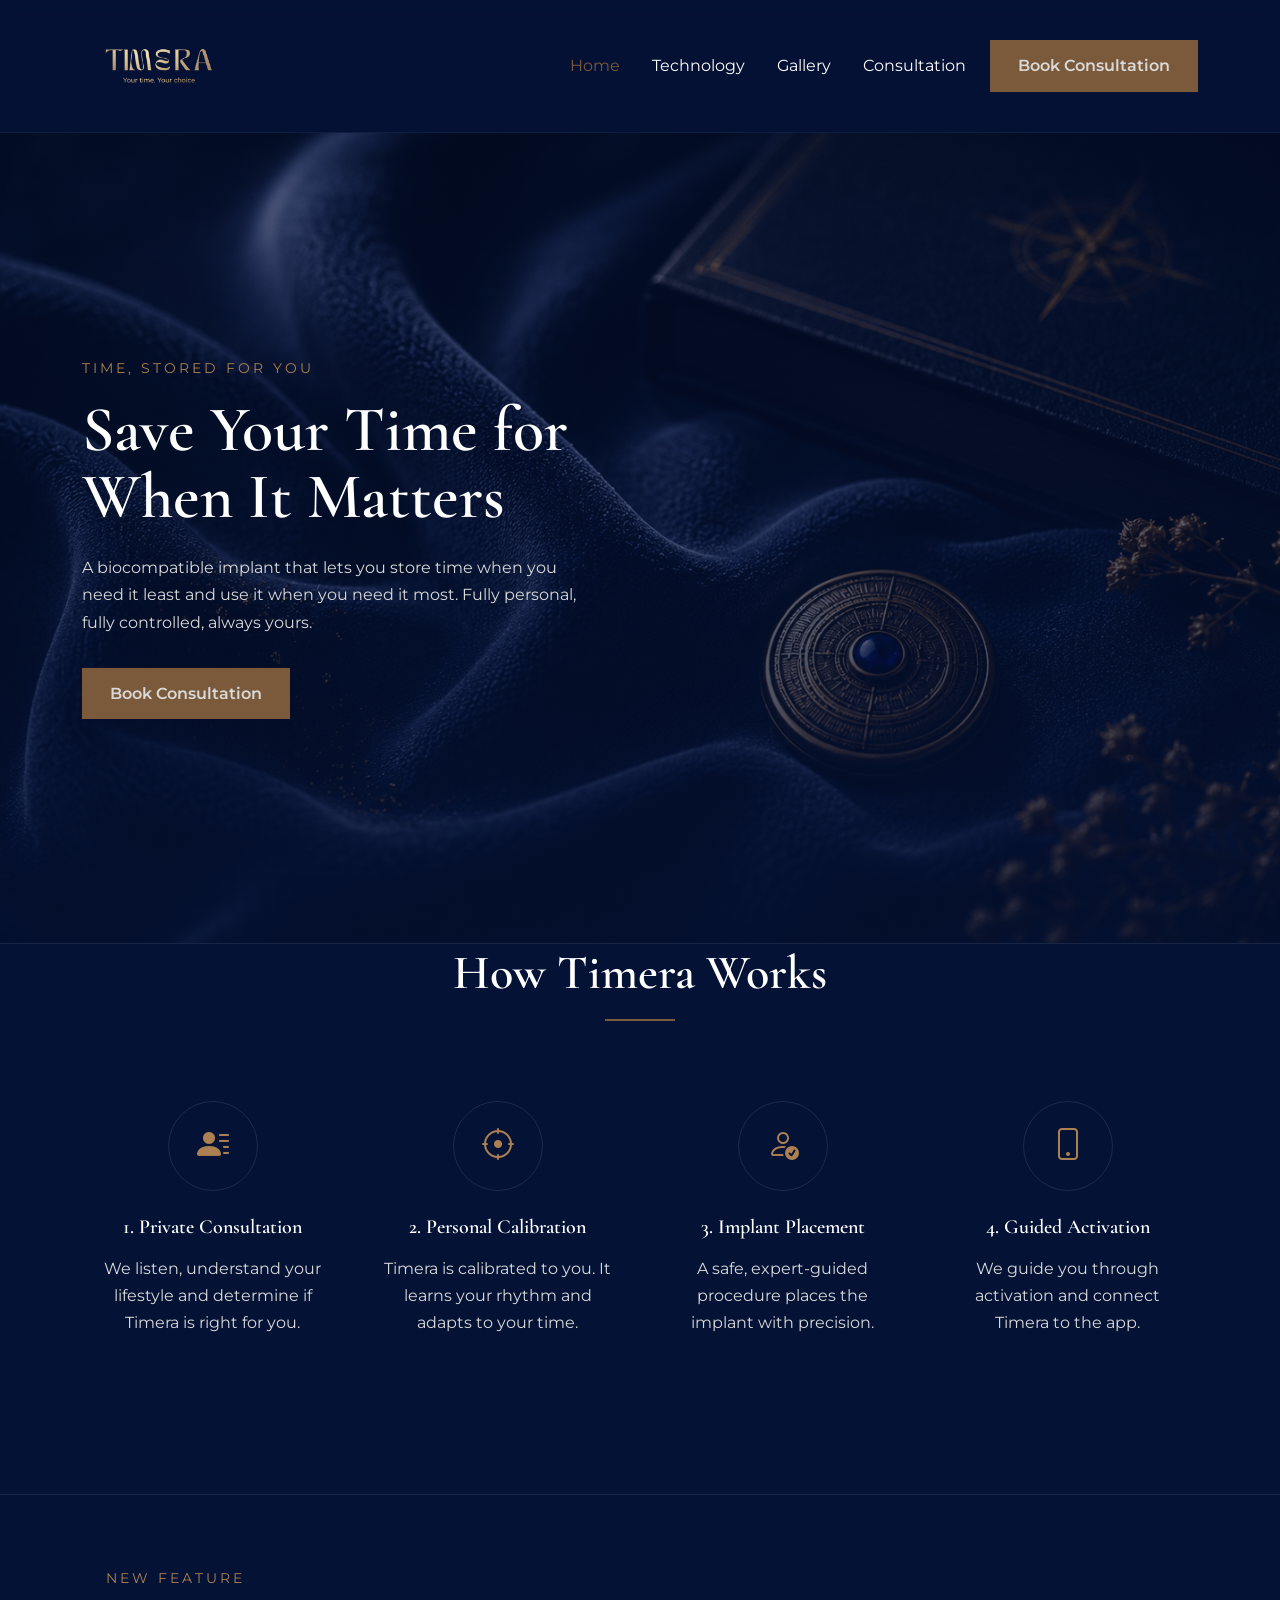
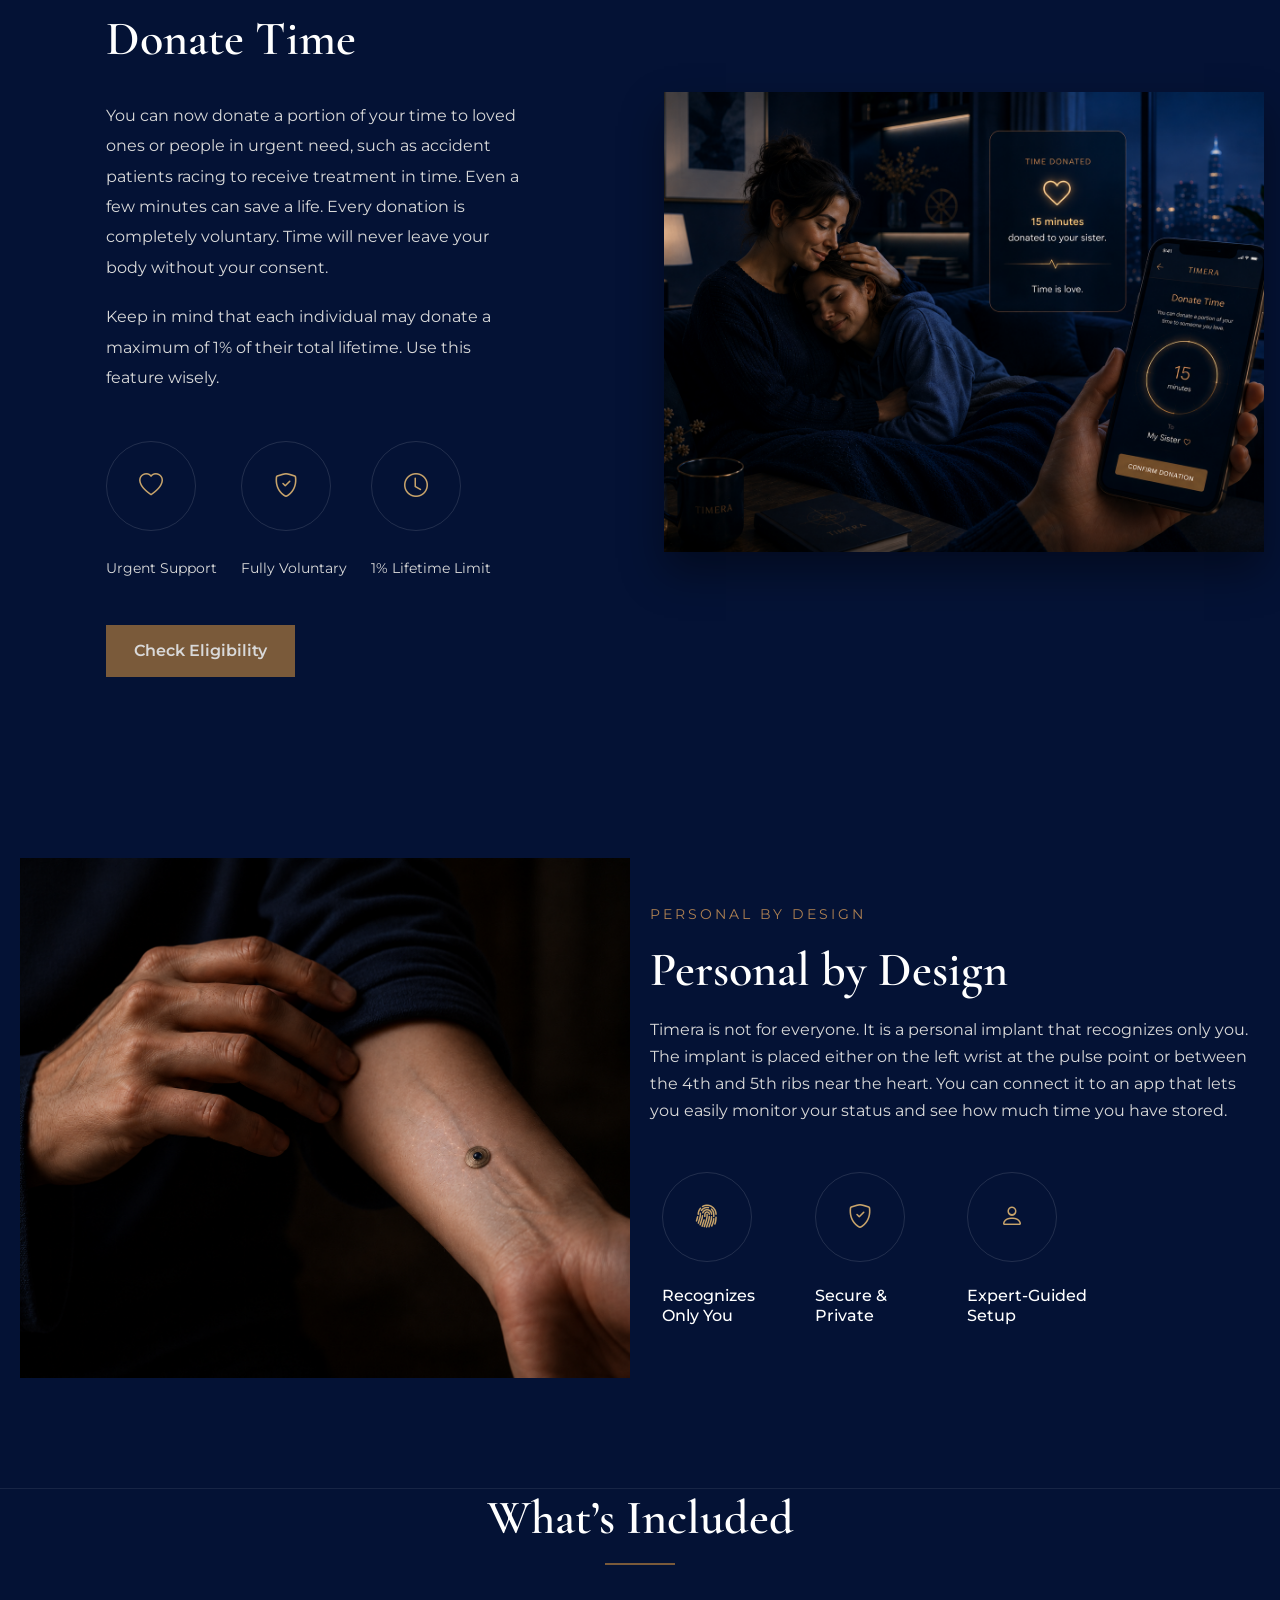
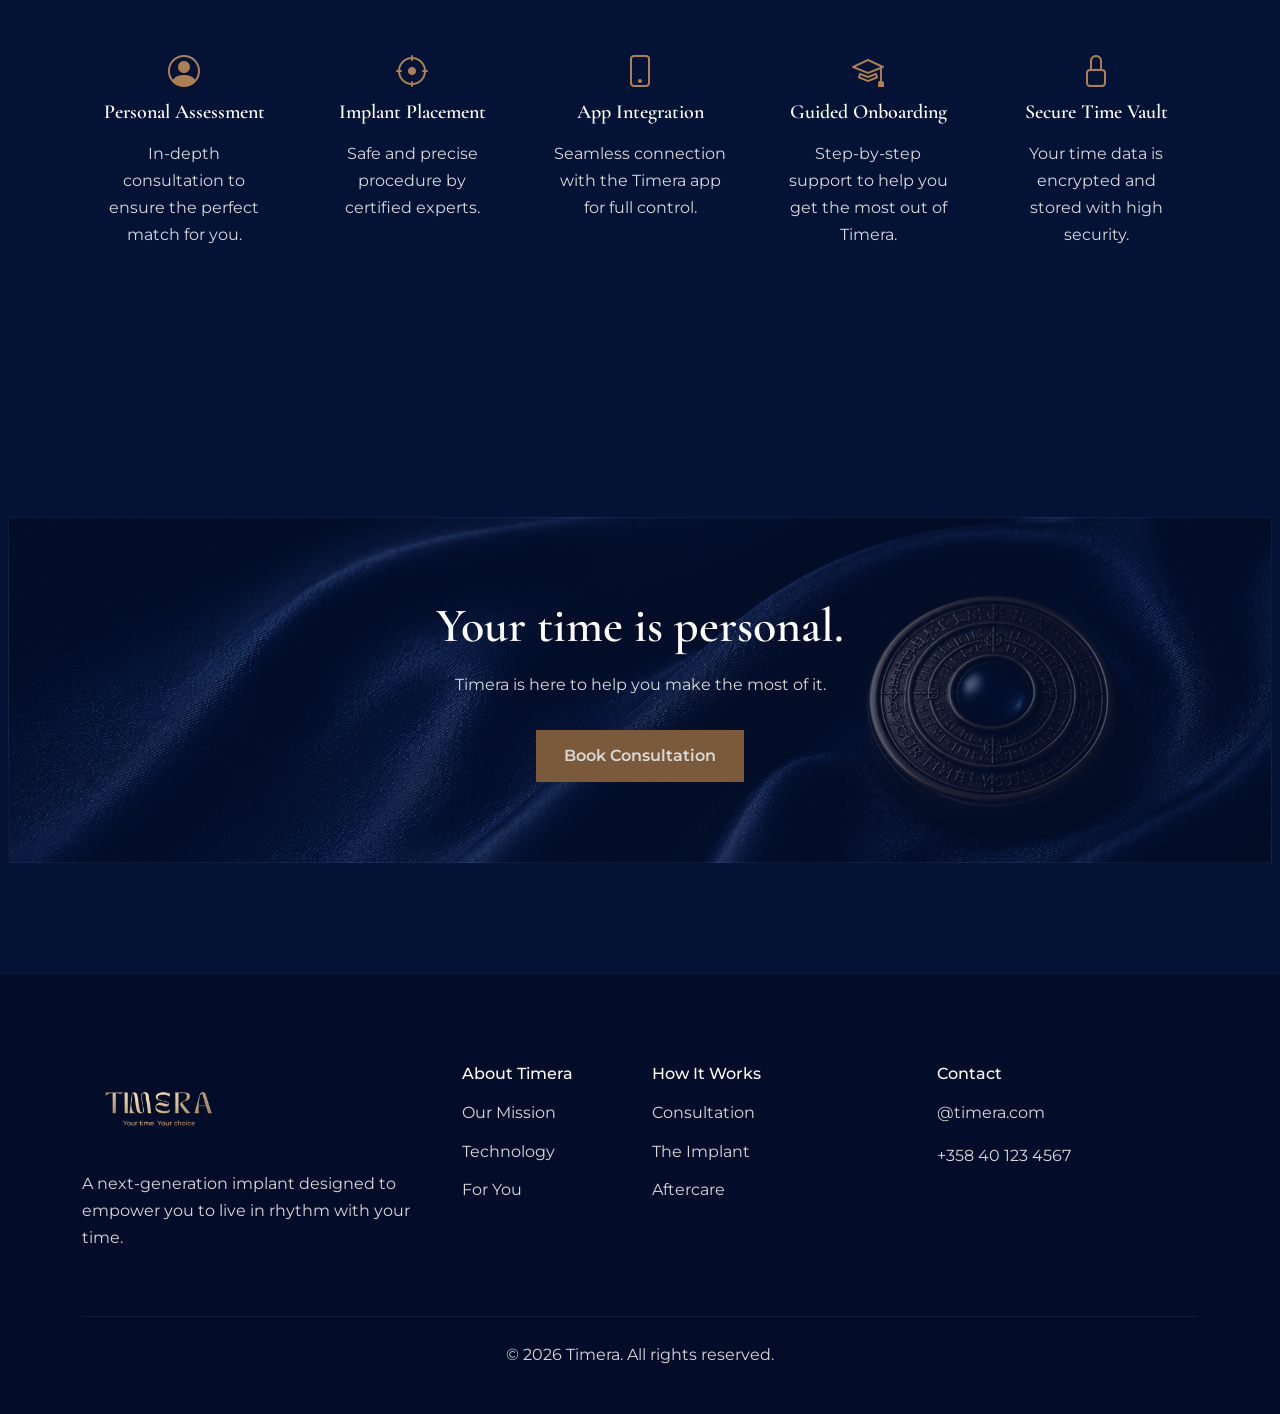
<file: index.html>
<!DOCTYPE html>
<html lang="en">
<head>
  <meta charset="UTF-8">
  <meta name="viewport" content="width=device-width, initial-scale=1.0">
  <title>Timera | Home</title>

<!--Bootstrap CSS CDN links tarvitsen tämän jotta bootstrap on sivussa responsiivinen ja layout toimii-->
  <!-- Bootstrap CSS CDN link-->
       <link href="https://cdn.jsdelivr.net/npm/bootstrap@5.3.8/dist/css/bootstrap.min.css" rel="stylesheet" integrity="sha384-sRIl4kxILFvY47J16cr9ZwB07vP4J8+LH7qKQnuqkuIAvNWLzeN8tE5YBujZqJLB" crossorigin="anonymous">

  <!-- BOOTSTRAP: Icons -Täältä voit katsoa miltä iconit näyttää ja niiden koodin https://icons.getbootstrap.com -->
  <link href="https://cdn.jsdelivr.net/npm/bootstrap-icons@1.11.3/font/bootstrap-icons.css" rel="stylesheet">

  <!-- Google Fonts - https://fonts.google.com/selection/embed -->
  <link href="https://fonts.googleapis.com/css2?family=Cormorant+Garamond:wght@500;600;700&family=Montserrat:wght@300;400;500;600&display=swap" rel="stylesheet">

  <!-- Custom CSS Tämä on external, css:llä on oma kansio-->
  <link rel="stylesheet" href="style.css">
</head>

<body>

<!-- NAVBAR — navbar, navbar-expand-lg, collapse, navbar-dark. Custom css navi tekee siitä brändin näköisen -->
<nav class="navbar navbar-expand-lg navbar-dark custom-navbar">
  <div class="container">
    <a class="navbar-brand" href="index.html">
      <img src="images/timera-logo.png" alt="Timera logo" class="logo-img">
    </a>

    <button class="navbar-toggler" type="button" data-bs-toggle="collapse"
        data-bs-target="#navbarMenu" aria-controls="navbarMenu"
        aria-expanded="false" aria-label="Toggle navigation">
    <span class="navbar-toggler-icon"></span>
</button>

<!--Navigaatiossa laita aktiiviseen tilaan aina se sivu missä ollaan-->
    <div class="collapse navbar-collapse" id="navbarMenu">
      <ul class="navbar-nav ms-auto align-items-lg-center">
        <li class="nav-item"><a class="nav-link active" href="index.html">Home</a></li>
        <li class="nav-item"><a class="nav-link" href="technology.html">Technology</a></li>
        <li class="nav-item"><a class="nav-link" href="gallery.html">Gallery</a></li>
        <li class="nav-item"><a class="nav-link" href="consultation.html">Consultation</a></li>
        <li class="nav-item ms-lg-3">
          <a class="btn btn-gold" href="consultation.html">Book Consultation</a>
        </li>
      </ul>
    </div>
  </div>
</nav>
<!--HERO HOME ETUSIVU-->
<header class="hero hero--large">
  <div class="container">
    <div class="row align-items-center">
      <div class="col-lg-6 hero-text-box">
        <p class="eyebrow">Time, Stored for You</p>
        <h1>Save Your Time for When It Matters</h1>
        <p>
        A biocompatible implant that lets you store time when you need it least and use it when you need it most. 
        Fully personal, fully controlled, always yours.
        </p>
        <a href="consultation.html" class="btn btn-gold mt-3">Book Consultation</a>
      </div>
    </div>
  </div>
</header>

<!-- HOW IT WORKS — container, row, col-md-6 col-lg-3 -->
<section class="section-padding border-section">
  <div class="container">
    <div class="text-center mb-5">
      <h2>How Timera Works</h2>
      <div class="title-line"></div>
    </div>
<!--iso näyttö, medium näyttö eli mobiili ja tabletti. 3 tarkoittaa että ottaa 1/12 näytöstä-->
    <div class="row g-4 text-center">
      <div class="col-md-6 col-lg-3">
        <div class="step-card">
          <div class="step-icon"><i class="bi bi-person-lines-fill"></i></div>
          <h5>1. Private Consultation</h5>
          <p>We listen, understand your lifestyle and determine if Timera is right for you.</p>
        </div>
      </div>

      <div class="col-md-6 col-lg-3">
        <div class="step-card">
          <div class="step-icon"><i class="bi bi-crosshair"></i>
          </div>
          <h5>2. Personal Calibration</h5>
          <p>Timera is calibrated to you. It learns your rhythm and adapts to your time.</p>
        </div>
      </div>

      <div class="col-md-6 col-lg-3">
        <div class="step-card">
          <div class="step-icon"><i class="bi bi-person-check"></i></div>
          <h5>3. Implant Placement</h5>
          <p>A safe, expert-guided procedure places the implant with precision.</p>
        </div>
      </div>

      <div class="col-md-6 col-lg-3">
        <div class="step-card">
          <div class="step-icon"><i class="bi bi-phone"></i></div>
          <h5>4. Guided Activation</h5>
          <p>We guide you through activation and connect Timera to the app.</p>
        </div>
      </div>
    </div>
  </div>
</section>


<!-- Donate time — Käytetty bootstrapista container, row, col-lg-6 -->
<section class="section-padding border-section">
  <div class="container-fluid px-3">

    <div class="row align-items-center g-5">

      <!-- TEXT LEFT -->
      <div class="col-lg-6">
        <div class="tech-text-panel">

          <p class="eyebrow">New Feature</p>

          <h2>Donate Time</h2>

          <p>
            You can now donate a portion of your time to loved ones or people in urgent need, 
            such as accident patients racing to receive treatment in time. 
            Even a few minutes can save a life. Every donation is completely voluntary. 
            Time will never leave your body without your consent.
          </p>

          <p>
            Keep in mind that each individual may donate a maximum of 1% of their total lifetime. Use this feature wisely.
          </p>

          <div class="d-flex flex-wrap gap-4 mt-5">

            <div class="text-center">
              <div class="mini-icon">
                <i class="bi bi-heart"></i>
              </div>
              <p class="small">Urgent Support</p>
            </div>

            <div class="text-center">
              <div class="mini-icon">
                <i class="bi bi-shield-check"></i>
              </div>
              <p class="small">Fully Voluntary</p>
            </div>

            <div class="text-center">
              <div class="mini-icon">
                <i class="bi bi-clock"></i>
              </div>
              <p class="small">1% Lifetime Limit</p>
            </div>

          </div>

          <a href="consultation.html" class="btn btn-gold mt-4">
            Check Eligibility
          </a>

        </div>
      </div>

      <!-- IMAGE RIGHT -->
      <div class="col-lg-6">
        <img 
          src="images/Timedonation.png" 
          alt="Donate Time Feature"
          class="img-fluid tech-split-img image-shadow"
        >
      </div>

    </div>
  </div>
</section>

<!-- PERSONAL BY DESIGN — Käytetty bootstrapista container, row, col-lg-6 -->
<section class="section-padding personal-section">
  <div class="container">
    <div class="row align-items-center g-5">

      <div class="col-lg-6">
        <div class="personal-image-wrapper">
          <img src="images/Blueimplant.png" alt=" Timera implant" class="personal-image">
        </div>
      </div>

      <div class="col-lg-6">
        <p class="eyebrow">Personal by design</p>
        <h2>Personal by Design</h2>
        <p>
          Timera is not for everyone. It is a personal implant that recognizes only you.<br>
          The implant is placed either on the left wrist at the pulse point or between <br> the 4th and 5th ribs near the heart. 
          You can connect it to an app that lets <br> you easily monitor your status and see how much time you have stored.
        </p>

        <div class="row g-4 mt-4 text-center text-lg-start">
          <div class="col-6 col-md-3">
            <div class="mini-icon"><i class="bi-fingerprint"></i></div>
            <h6>Recognizes<br>Only You</h6>
          </div>
<!--md = medium devices, eli kaksi ikonia vierekkäin tabletissa esim. sm on taas small devices-->
          <div class="col-6 col-md-3">
            <div class="mini-icon"><i class="bi bi-shield-check"></i></div>
            <h6>Secure &<br>Private</h6>
          </div>

          <div class="col-6 col-md-3">
            <div class="mini-icon"><i class="bi bi-person"></i></div>
            <h6>Expert-Guided<br>Setup</h6>
          </div>

        </div>
      </div>

    </div>
  </div>
</section>

<!-- WHAT'S INCLUDED — Käytetty bootstrapin container, row, col-md-6 col-lg -->
<section class="section-padding border-section">
  <div class="container">
    <div class="text-center mb-5">
      <h2>What’s Included</h2>
      <div class="title-line"></div>
    </div>
   <!--Bootsrap spacing asteikon perusteella g-4 = lisää 1.5rem väliä sekä sarakkeiden että rivien väliin.--> 

    <div class="row g-4 text-center">
      <div class="col-md-6 col-lg">
        <div class="included-card">
        <!--bi = Bootstrap Icons -kirjasto-->
          <i class="bi bi-person-circle"></i>
          <h5>Personal Assessment</h5>
          <p>In-depth consultation to ensure the perfect match for you.</p>
        </div>
      </div>

      <div class="col-md-6 col-lg">
        <div class="included-card">
          <i class="bi bi-crosshair"></i>
          <h5>Implant Placement</h5>
          <p>Safe and precise procedure by certified experts.</p>
        </div>
      </div>

      <div class="col-md-6 col-lg">
        <div class="included-card">
          <i class="bi bi-phone"></i>
          <h5>App Integration</h5>
          <p>Seamless connection with the Timera app for full control.</p>
        </div>
      </div>

      <div class="col-md-6 col-lg">
        <div class="included-card">
          <i class="bi bi-mortarboard"></i>
          <h5>Guided Onboarding</h5>
          <p>Step-by-step support to help you get the most out of Timera.</p>
        </div>
      </div>

      <div class="col-md-6 col-lg">
        <div class="included-card">
          <i class="bi bi-lock"></i>
          <h5>Secure Time Vault</h5>
          <p>Your time data is encrypted and stored with high security.</p>
        </div>
      </div>
    </div>
  </div>
</section>

<!-- CTA BANNER ETUSIVULLA ENNEN FOOTER— Bootstrapin container, text-center -->
<section class="cta-banner">
  <div class="container-fluid px-2">
    <div class="cta-box text-center">
      <h2>Your time is personal.</h2>
      <p>Timera is here to help you make the most of it.</p>
      <a href="consultation.html" class="btn btn-gold">Book Consultation</a>
    </div>
  </div>
</section>

<!-- FOOTER SAMA KAIKILLA SIVUILLA— Käytetään bootstrapin container, row, col-md -->
<footer class="footer">
  <div class="container">
    <div class="row gy-4">

<!--Mobiilissa sarakkeet ovat allekkain siksi gy-4-->

      <div class="col-md-4">
        <span class="brand-logo"><img src="images/timera-logo.png" alt="timera-logo"></span>
        <p class="mt-3">
          A next-generation implant designed to empower you to live in rhythm with your time.
        </p>
      </div>
<!--Eri col-md‑arvot footerissa kertovat kuinka leveä kukin sarake on medium devicesta ylöspäin-->
      
      <div class="col-md-2">
        <h6>About Timera</h6>
        <a href="index.html">Our Mission</a>
        <a href="technology.html">Technology</a>
        <a href="consultation.html">For You</a>
      </div>

      <div class="col-md-3">
        <h6>How It Works</h6>
        <a href="consultation.html">Consultation</a>
        <a href="technology.html">The Implant</a>
        <a href="technology.html">Aftercare</a>
      </div>

      <div class="col-md-3">
        <h6>Contact</h6>
        <p>@timera.com</p>
        <p>+358 40 123 4567</p>
      </div>

    </div>

    <div class="footer-bottom">
      <p>© 2026 Timera. All rights reserved.</p>
    </div>
  </div>
</footer>

<!-- BOOTSTRAP JS eli javascript lataa ja aktivoi bootstrapin toiminnallisuudet -->
 <script src="https://cdn.jsdelivr.net/npm/bootstrap@5.3.8/dist/js/bootstrap.bundle.min.js" integrity="sha384-FKyoEForCGlyvwx9Hj09JcYn3nv7wiPVlz7YYwJrWVcXK/BmnVDxM+D2scQbITxI" crossorigin="anonymous"></script>

</body>
</html>
</file>
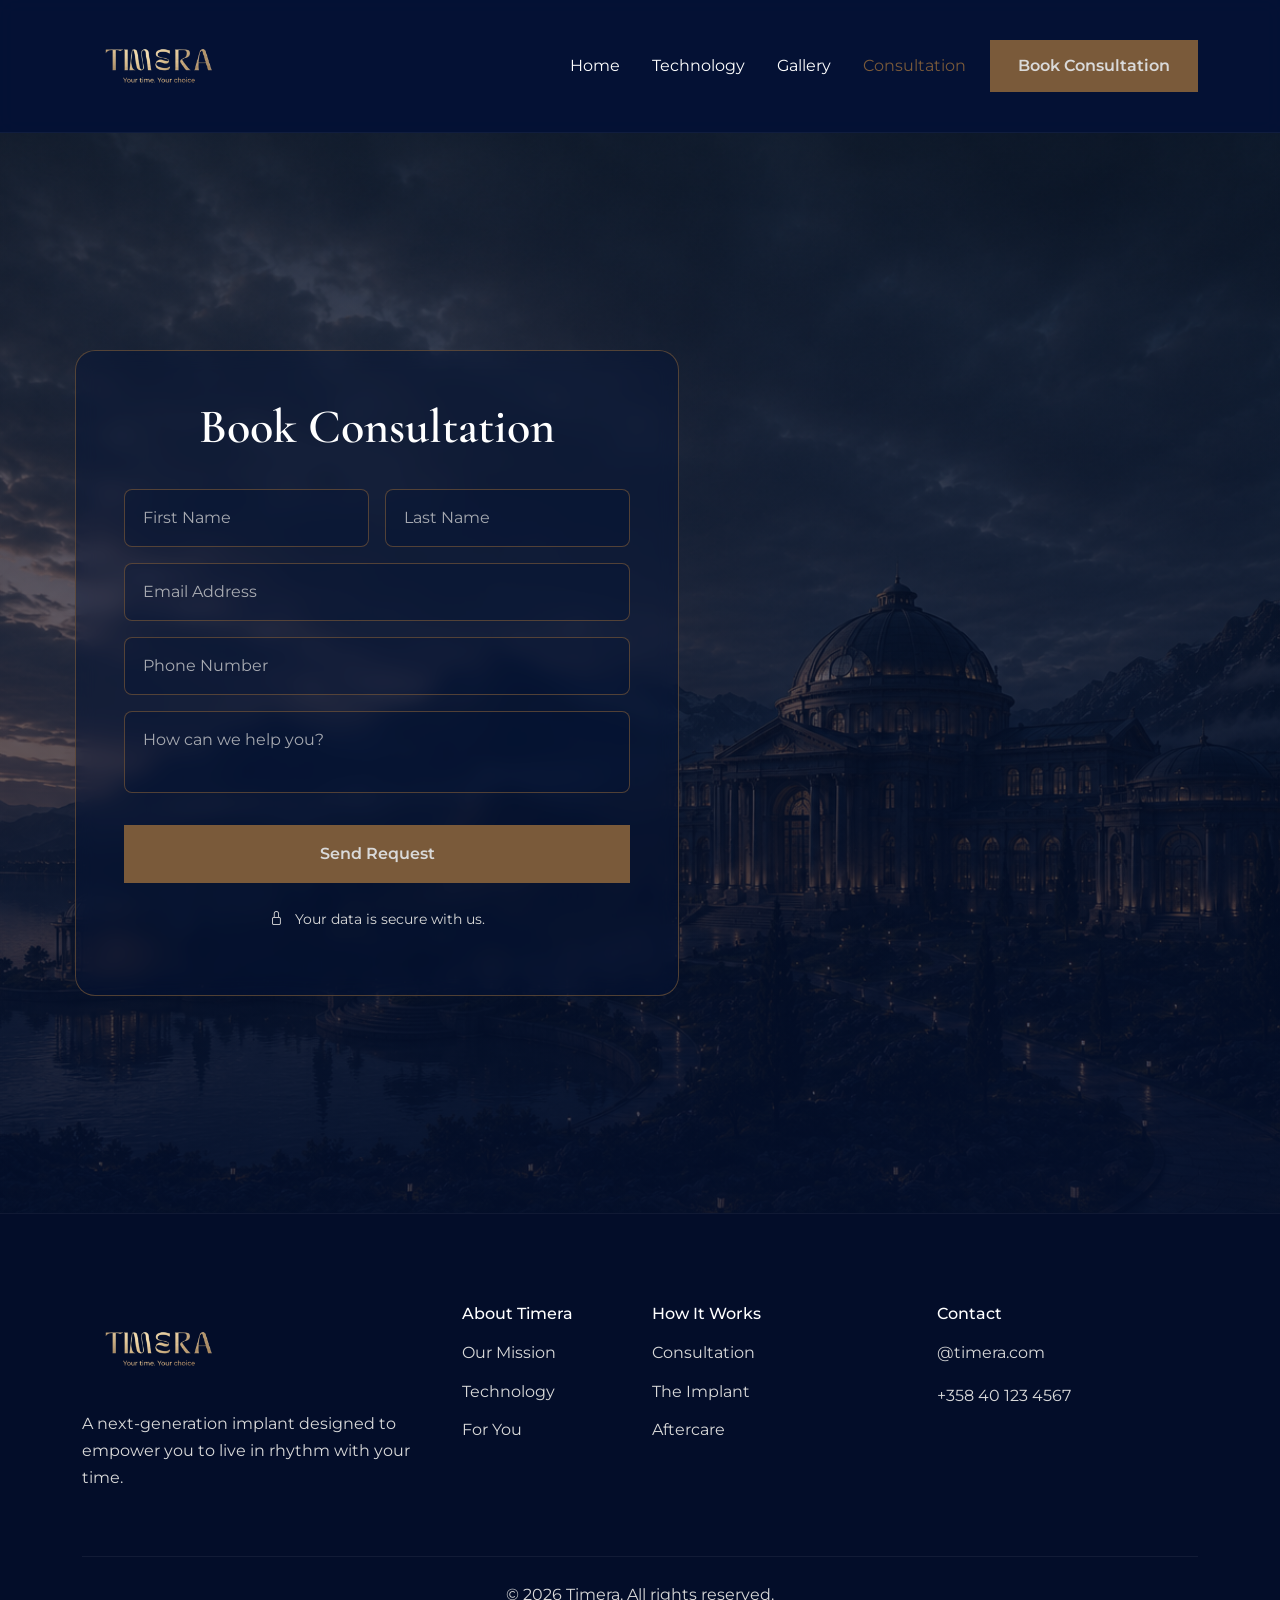
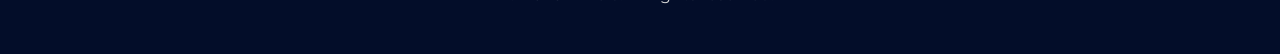
<file: consultation.html>
<!DOCTYPE html>
<html lang="en">
<head>
  <meta charset="UTF-8">
  <meta name="viewport" content="width=device-width, initial-scale=1.0">
  <title>Timera | Book Consultation</title>

<!--Bootstrap CSS CDN links tarvitsen tämän jotta bootstrap on sivussa responsiivinen ja layout toimii-->
  <!-- Bootstrap CSS CDN link-->
       <link href="https://cdn.jsdelivr.net/npm/bootstrap@5.3.8/dist/css/bootstrap.min.css" rel="stylesheet" integrity="sha384-sRIl4kxILFvY47J16cr9ZwB07vP4J8+LH7qKQnuqkuIAvNWLzeN8tE5YBujZqJLB" crossorigin="anonymous">

  <!-- BOOTSTRAP: Icons -->
  <link href="https://cdn.jsdelivr.net/npm/bootstrap-icons@1.11.3/font/bootstrap-icons.css" rel="stylesheet">

  <!-- Google Fonts -->
  <link href="https://fonts.googleapis.com/css2?family=Cormorant+Garamond:wght@500;600;700&family=Montserrat:wght@300;400;500;600&display=swap" rel="stylesheet">

  <!-- Custom CSS Tämä on external, css:llä on oma kansio-->
  <link rel="stylesheet" href="style.css">
</head>


<body>
<nav class="navbar navbar-expand-lg navbar-dark custom-navbar">
  <div class="container">
    <a class="navbar-brand" href="index.html">
      <img src="images/timera-logo.png" alt="Timera logo" class="logo-img">
    </a>

      <button class="navbar-toggler" type="button" data-bs-toggle="collapse"
        data-bs-target="#navbarMenu" aria-controls="navbarNav"
        aria-expanded="false" aria-label="Toggle navigation">
    <span class="navbar-toggler-icon"></span>
</button>

    <div class="collapse navbar-collapse" id="navbarMenu">
      <ul class="navbar-nav ms-auto align-items-lg-center">
        <li class="nav-item"><a class="nav-link" href="index.html">Home</a></li>
        <li class="nav-item"><a class="nav-link" href="technology.html">Technology</a></li>
        <li class="nav-item"><a class="nav-link" href="gallery.html">Gallery</a></li>
        <li class="nav-item"><a class="nav-link active" href="consultation.html">Consultation</a></li>
        <li class="nav-item ms-lg-3">
          <a class="btn btn-gold" href="consultation.html">Book Consultation</a>
        </li>
      </ul>
    </div>
  </div>
</nav>
  <!-- CONSULTATION SECTION (ei laiteta heroa tälle sivulle) -->
  <main class="consultation-section">
    <div class="container-fluid">
      <div class="row min-vh-100 align-items-center">
        <!--tee yksi tiivis lause Bootstrapin valmiit grid- ja form-luokat + design muokattu omilla CSS-Claseilla sopimaan sivuston visuaaliseen ilmeeseen-->

        <div class="col-lg-6">
          <div class="consultation-card">

            <h2>Book Consultation</h2>

            <form class="mt-4">
              <div class="row g-3">

                <div class="col-md-6">
                  <input type="text" class="form-control consultation-input" placeholder="First Name">
                </div>

                <div class="col-md-6">
                  <input type="text" class="form-control consultation-input" placeholder="Last Name">
                </div>

                <div class="col-12">
                  <input type="email" class="form-control consultation-input" placeholder="Email Address">
                </div>

                <div class="col-12">
                  <input type="tel" class="form-control consultation-input" placeholder="Phone Number">
                </div>

                <div class="col-12">
                  <textarea class="form-control consultation-input consultation-textarea" placeholder="How can we help you?"></textarea>
                </div>

                <div class="col-12">
                  <button type="submit" class="btn btn-gold consultation-btn w-100">
                    Send Request
                  </button>
                </div>

              </div>
            </form>

            <p class="secure-note">
              <i class="bi bi-lock"></i>
              Your data is secure with us.
            </p>

          </div>
        </div>

      </div>
    </div>
  </main>

  <!-- FOOTER -->
  <footer class="footer">
    <div class="container">
      <div class="row gy-4">
        <div class="col-md-4">
          <span class="brand-logo"><img src="images/timera-logo.png" alt="timera-logo"></span>
          <p class="mt-3">
            A next-generation implant designed to empower you to live in rhythm with your time.
          </p>
        </div>

        <div class="col-md-2">
         <h6>About Timera</h6>
          <a href="index.html">Our Mission</a>
          <a href="technology.html">Technology</a>
          <a href="consultation.html">For You</a>
        </div>

        <div class="col-md-3">
          <h6>How It Works</h6>
          <a href="consultation.html">Consultation</a>
          <a href="technology.html">The Implant</a>
          <a href="technology.html">Aftercare</a>
        </div>

        <div class="col-md-3">
          <h6>Contact</h6>
          <p>@timera.com</p>
          <p>+358 40 123 4567</p>
        </div>
      </div>

      <div class="footer-bottom">
        <p>© 2026 Timera. All rights reserved.</p>
      </div>
    </div>
  </footer>

  <script src="https://cdn.jsdelivr.net/npm/bootstrap@5.3.8/dist/js/bootstrap.bundle.min.js" integrity="sha384-FKyoEForCGlyvwx9Hj09JcYn3nv7wiPVlz7YYwJrWVcXK/BmnVDxM+D2scQbITxI" crossorigin="anonymous"></script>

</body>
</html>
</file>
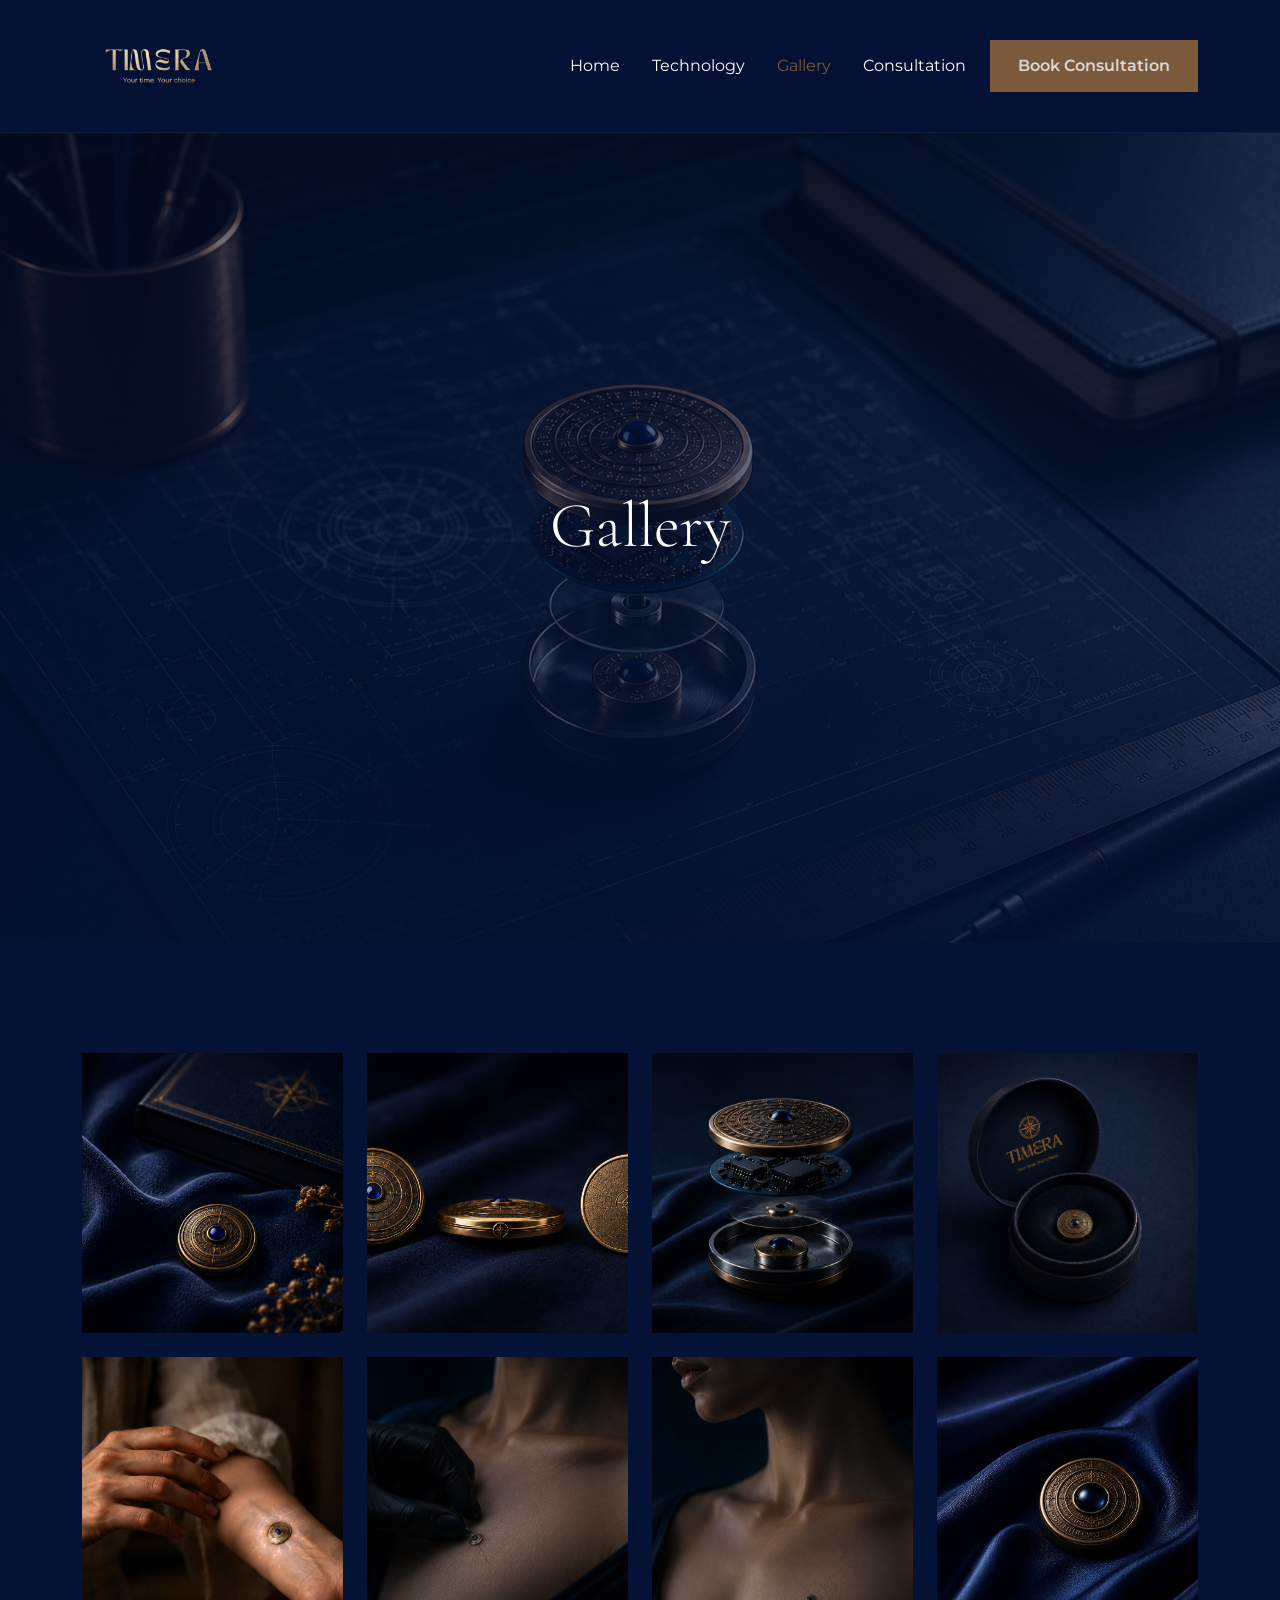
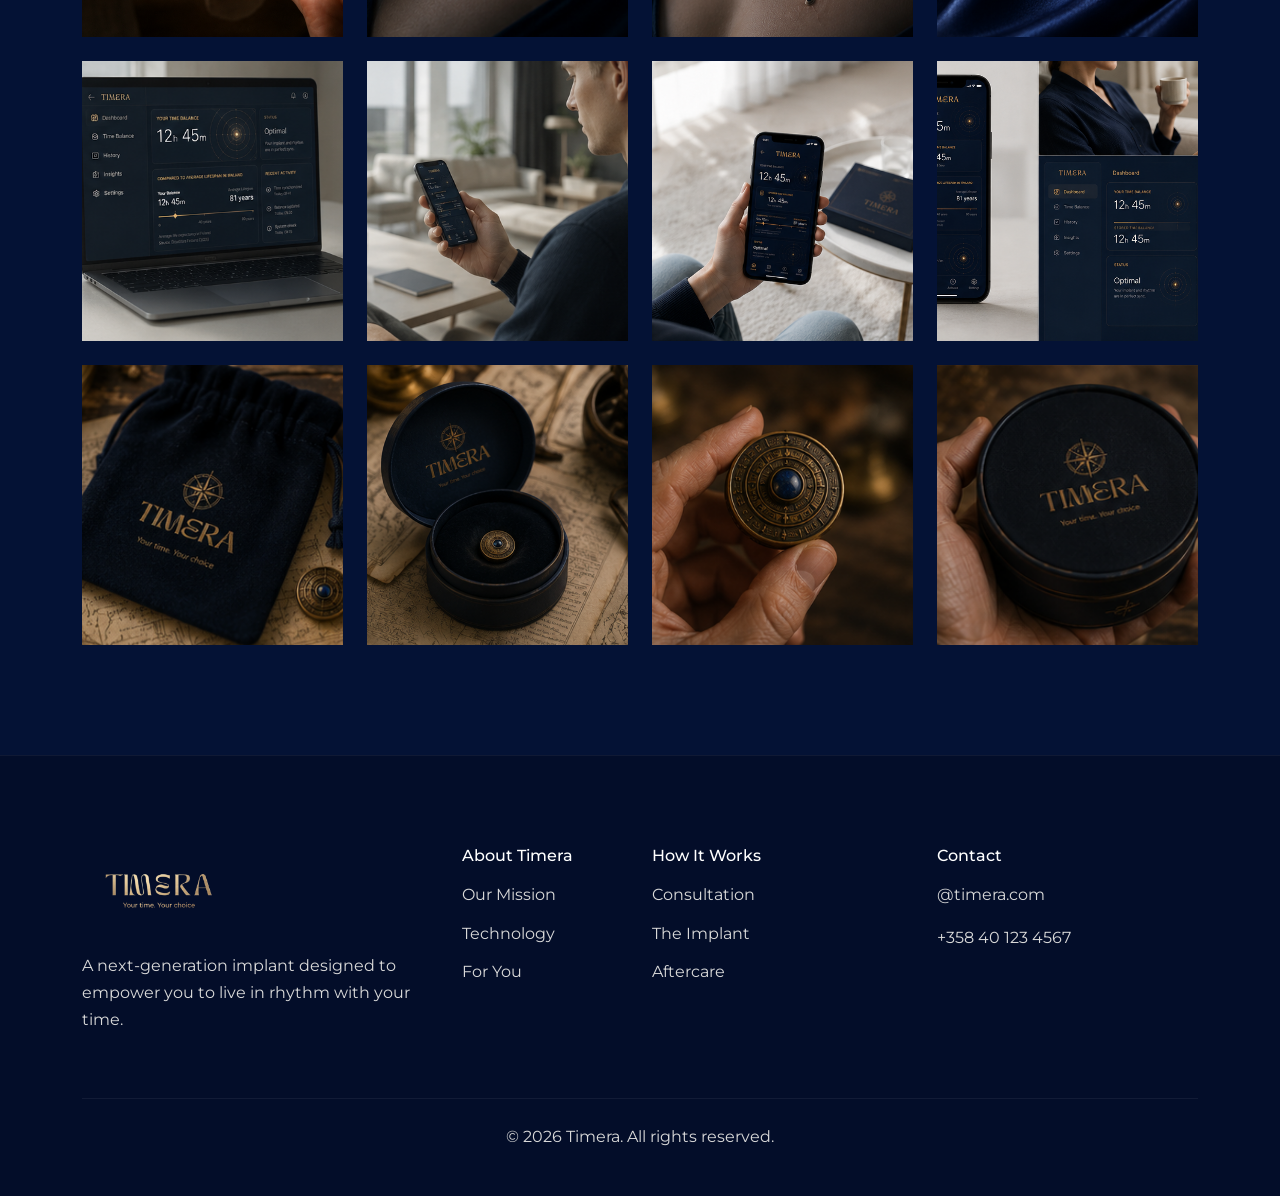
<file: gallery.html>
<!DOCTYPE html>
<html lang="en">
<head>
  <meta charset="UTF-8">
  <meta name="viewport" content="width=device-width, initial-scale=1.0">
  <title>Timera | Gallery</title>
  
<!--Bootstrap CSS CDN links tarvitsen tämän jotta bootstrap on sivussa responsiivinen ja layout toimii-->
  <!-- Bootstrap CSS CDN link-->
       <link href="https://cdn.jsdelivr.net/npm/bootstrap@5.3.8/dist/css/bootstrap.min.css" rel="stylesheet" integrity="sha384-sRIl4kxILFvY47J16cr9ZwB07vP4J8+LH7qKQnuqkuIAvNWLzeN8tE5YBujZqJLB" crossorigin="anonymous">

  <!-- BOOTSTRAP: Icons -->
  <link href="https://cdn.jsdelivr.net/npm/bootstrap-icons@1.11.3/font/bootstrap-icons.css" rel="stylesheet">

  <!-- Google Fonts -->
  <link href="https://fonts.googleapis.com/css2?family=Cormorant+Garamond:wght@500;600;700&family=Montserrat:wght@300;400;500;600&display=swap" rel="stylesheet">

  <!-- Custom CSS Tämä on external, css:llä on oma kansio-->
  <link rel="stylesheet" href="style.css">
</head>

<body>

<!-- Navbar, navbar-expand-lg, collapse - custom navbar tyyli tulee style.css-->
<nav class="navbar navbar-expand-lg navbar-dark custom-navbar">
  <div class="container">
    <a class="navbar-brand" href="index.html">
      <img src="images/timera-logo.png" alt="Timera logo" class="logo-img">
    </a>

      <button class="navbar-toggler" type="button" data-bs-toggle="collapse"
        data-bs-target="#navbarMenu" aria-controls="navbarMenu"
        aria-expanded="false" aria-label="Toggle navigation">
    <span class="navbar-toggler-icon"></span>
</button>

    <div class="collapse navbar-collapse" id="navbarMenu">
      <ul class="navbar-nav ms-auto align-items-lg-center">
        <li class="nav-item"><a class="nav-link" href="index.html">Home</a></li>
        <li class="nav-item"><a class="nav-link" href="technology.html">Technology</a></li>
        <li class="nav-item"><a class="nav-link active" href="gallery.html">Gallery</a></li>
        <li class="nav-item"><a class="nav-link" href="consultation.html">Consultation</a></li>
        <li class="nav-item ms-lg-3">
          <a class="btn btn-gold" href="consultation.html">Book Consultation</a>
        </li>
      </ul>
    </div>
  </div>
</nav>

<!-- HERO — container, min-vh-60, centered text -->
<header class="hero hero--small">
  <div class="container text-center d-flex align-items-center justify-content-center min-vh-60">
    <h1 class="display-3">Gallery</h1>
  </div>
</header>

<!-- Galleria sivun kuva grid — getbootstrap- layout- grid- 12/3 eli 4 kuvaa per rivi -->
<section class="section-padding">
  <div class="container">
    <div class="row g-4">

      <div class="col-12 col-md-3"><img src="images/gallery.png" class="gallery-img" alt="Timera implant product photography on dark fabric"></div>
      <div class="col-12 col-md-3"><img src="images/Timeraprodutdesign.png" class="gallery-img" alt="Timera product design close-up"></div>
      <div class="col-12 col-md-3"><img src="images/gallery2.png" class="gallery-img" alt="Timera device and packaging layout"></div>
      <div class="col-12 col-md-3"><img src="images/TimeraBox.png" class="gallery-img" alt="Timera device and packaging layout"></div>

      <div class="col-12 col-md-3"><img src="images/Timeraimplant.png" class="gallery-img" alt="Timera implant applied on skin"></div>
      <div class="col-12 col-md-3"><img src="images/gallery10.png" class="gallery-img" alt="Timera implant applied on skin"></div>
      <div class="col-12 col-md-3"><img src="images/gallery11.png" class="gallery-img" alt="Timera implant applied on skin"></div>
      <div class="col-12 col-md-3"><img src="images/gallery14.png" class="gallery-img" alt="Timera implant applied on skin"></div>

      <div class="col-12 col-md-3"><img src="images/gallery15.png" class="gallery-img" alt="Timera device held in hand"></div>
      <div class="col-12 col-md-3"><img src="images/gallery17.png" class="gallery-img" alt="Timera device held in hand"></div>
      <div class="col-12 col-md-3"><img src="images/gallery18.png" class="gallery-img" alt="Timera device held in hand"></div>
      <div class="col-12 col-md-3"><img src="images/gallery19.png" class="gallery-img" alt="Timera device held in hand"></div>

      <div class="col-12 col-md-3"><img src="images/gallery5.png" class="gallery-img" alt="Timera device"></div>
      <div class="col-12 col-md-3"><img src="images/gallery7.png" class="gallery-img" alt="Timera device"></div>
      <div class="col-12 col-md-3"><img src="images/gallery8.png" class="gallery-img" alt="Timera device"></div>
      <div class="col-12 col-md-3"><img src="images/gallery9.png" class="gallery-img" alt="Timera device"></div>

    </div>
  </div>
</section>

<!-- FOOTER — container, row, col-md -->
<footer class="footer">
  <div class="container">
    <div class="row gy-4">

      <div class="col-md-4">
        <span class="brand-logo"><img src="images/timera-logo.png" alt=""></span>
        <p class="mt-3">A next-generation implant designed to empower you to live in rhythm with your time.</p>
      </div>

      <div class="col-md-2">
        <h6>About Timera</h6>
        <a href="index.html">Our Mission</a>
        <a href="technology.html">Technology</a>
        <a href="consultation.html">For You</a>
      </div>

      <div class="col-md-3">
        <h6>How It Works</h6>
        <a href="consultation.html">Consultation</a>
        <a href="technology.html">The Implant</a>
        <a href="technology.html">Aftercare</a>
      </div>

      <div class="col-md-3">
        <h6>Contact</h6>
        <p>@timera.com</p>
        <p>+358 40 123 4567</p>
      </div>

    </div>

    <div class="footer-bottom">
      <p>© 2026 Timera. All rights reserved.</p>
    </div>
  </div>
</footer>

<!-- BOOTSTRAP JS -->
 <script src="https://cdn.jsdelivr.net/npm/bootstrap@5.3.8/dist/js/bootstrap.bundle.min.js" integrity="sha384-FKyoEForCGlyvwx9Hj09JcYn3nv7wiPVlz7YYwJrWVcXK/BmnVDxM+D2scQbITxI" crossorigin="anonymous"></script>

</body>
</html>
</file>
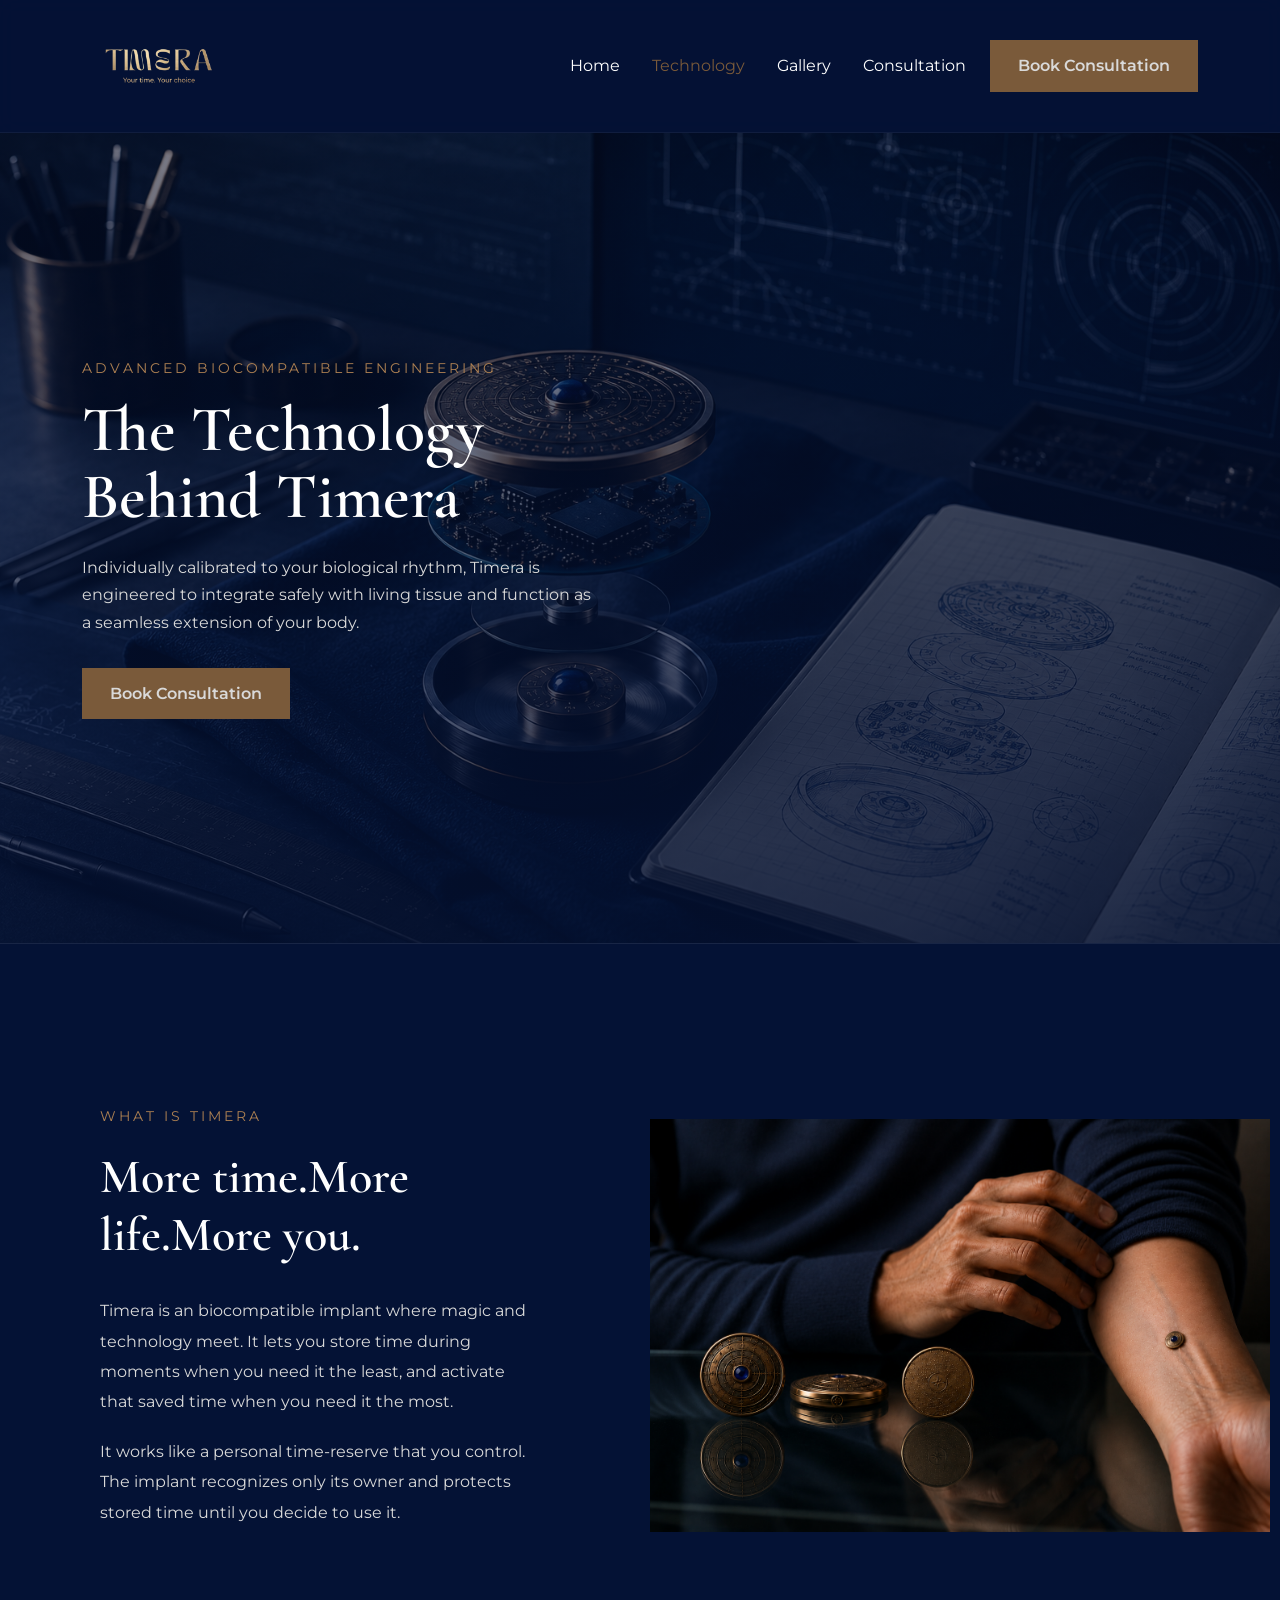
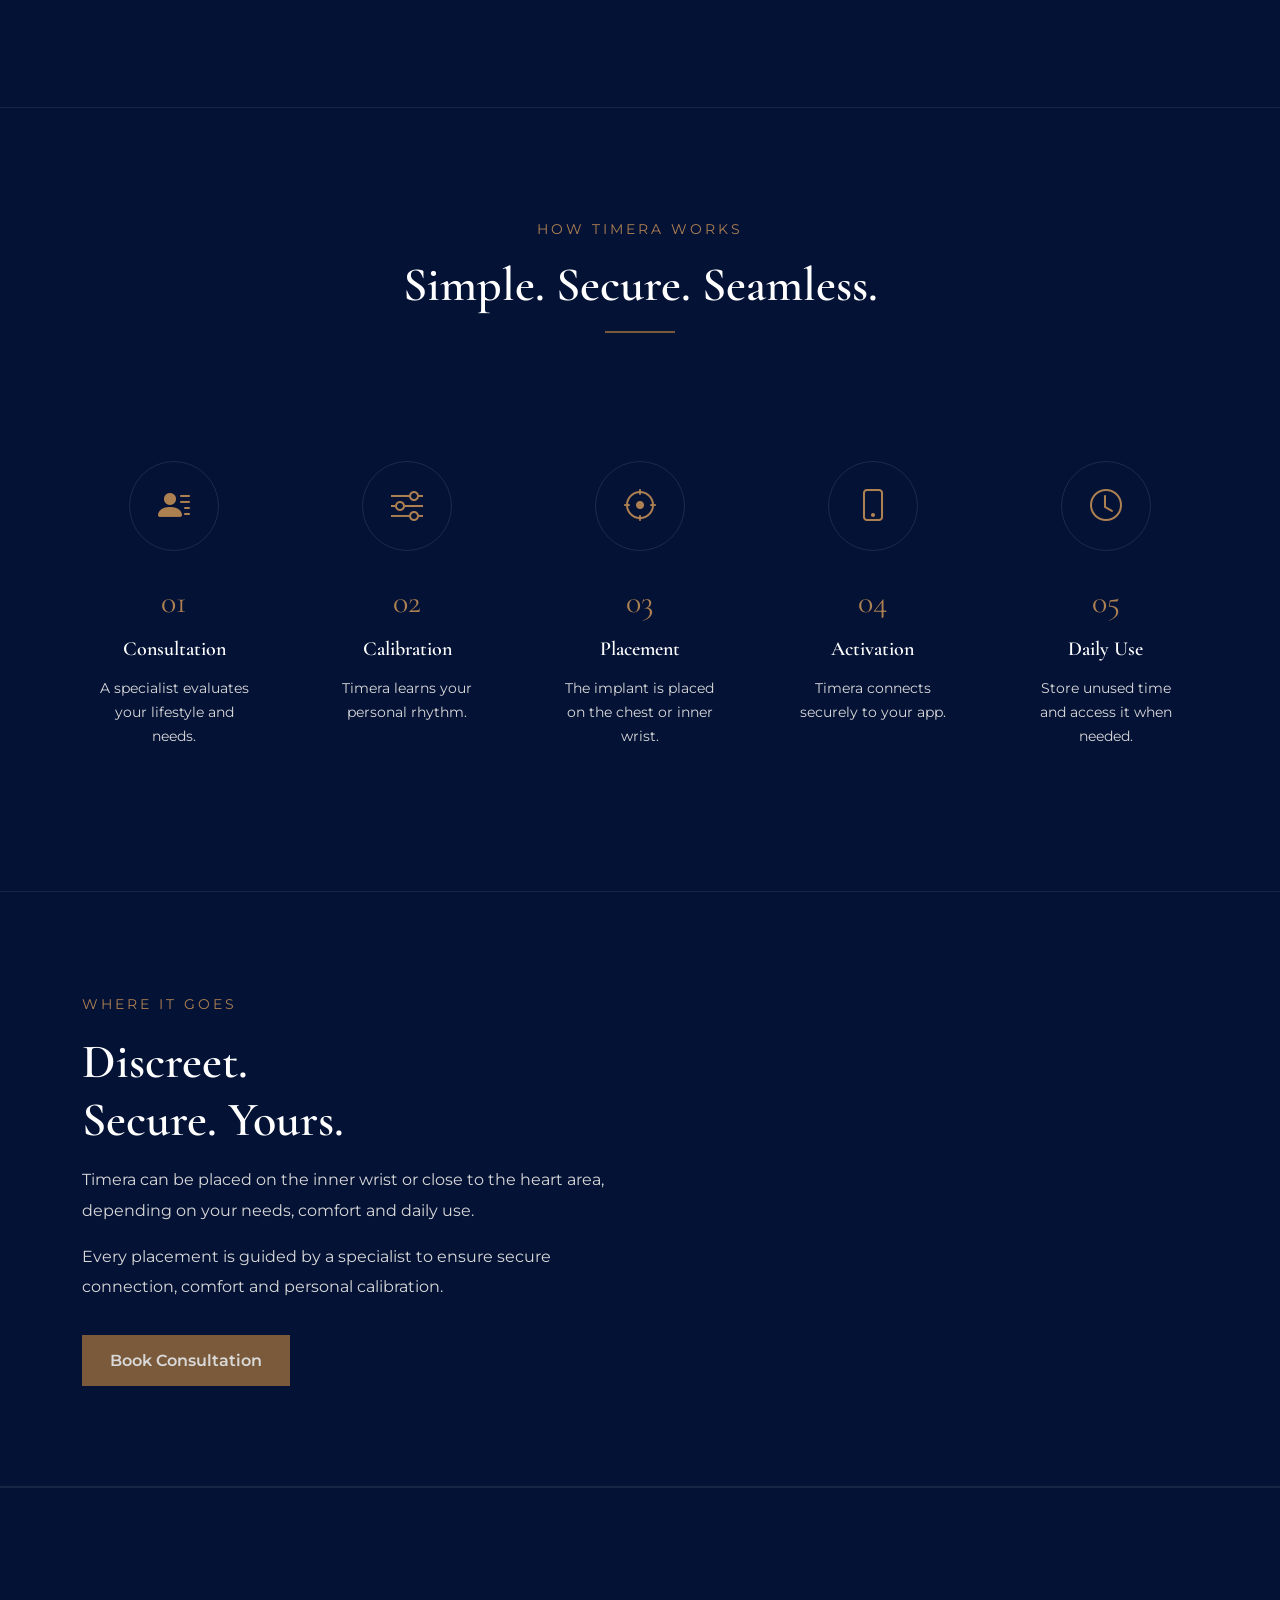
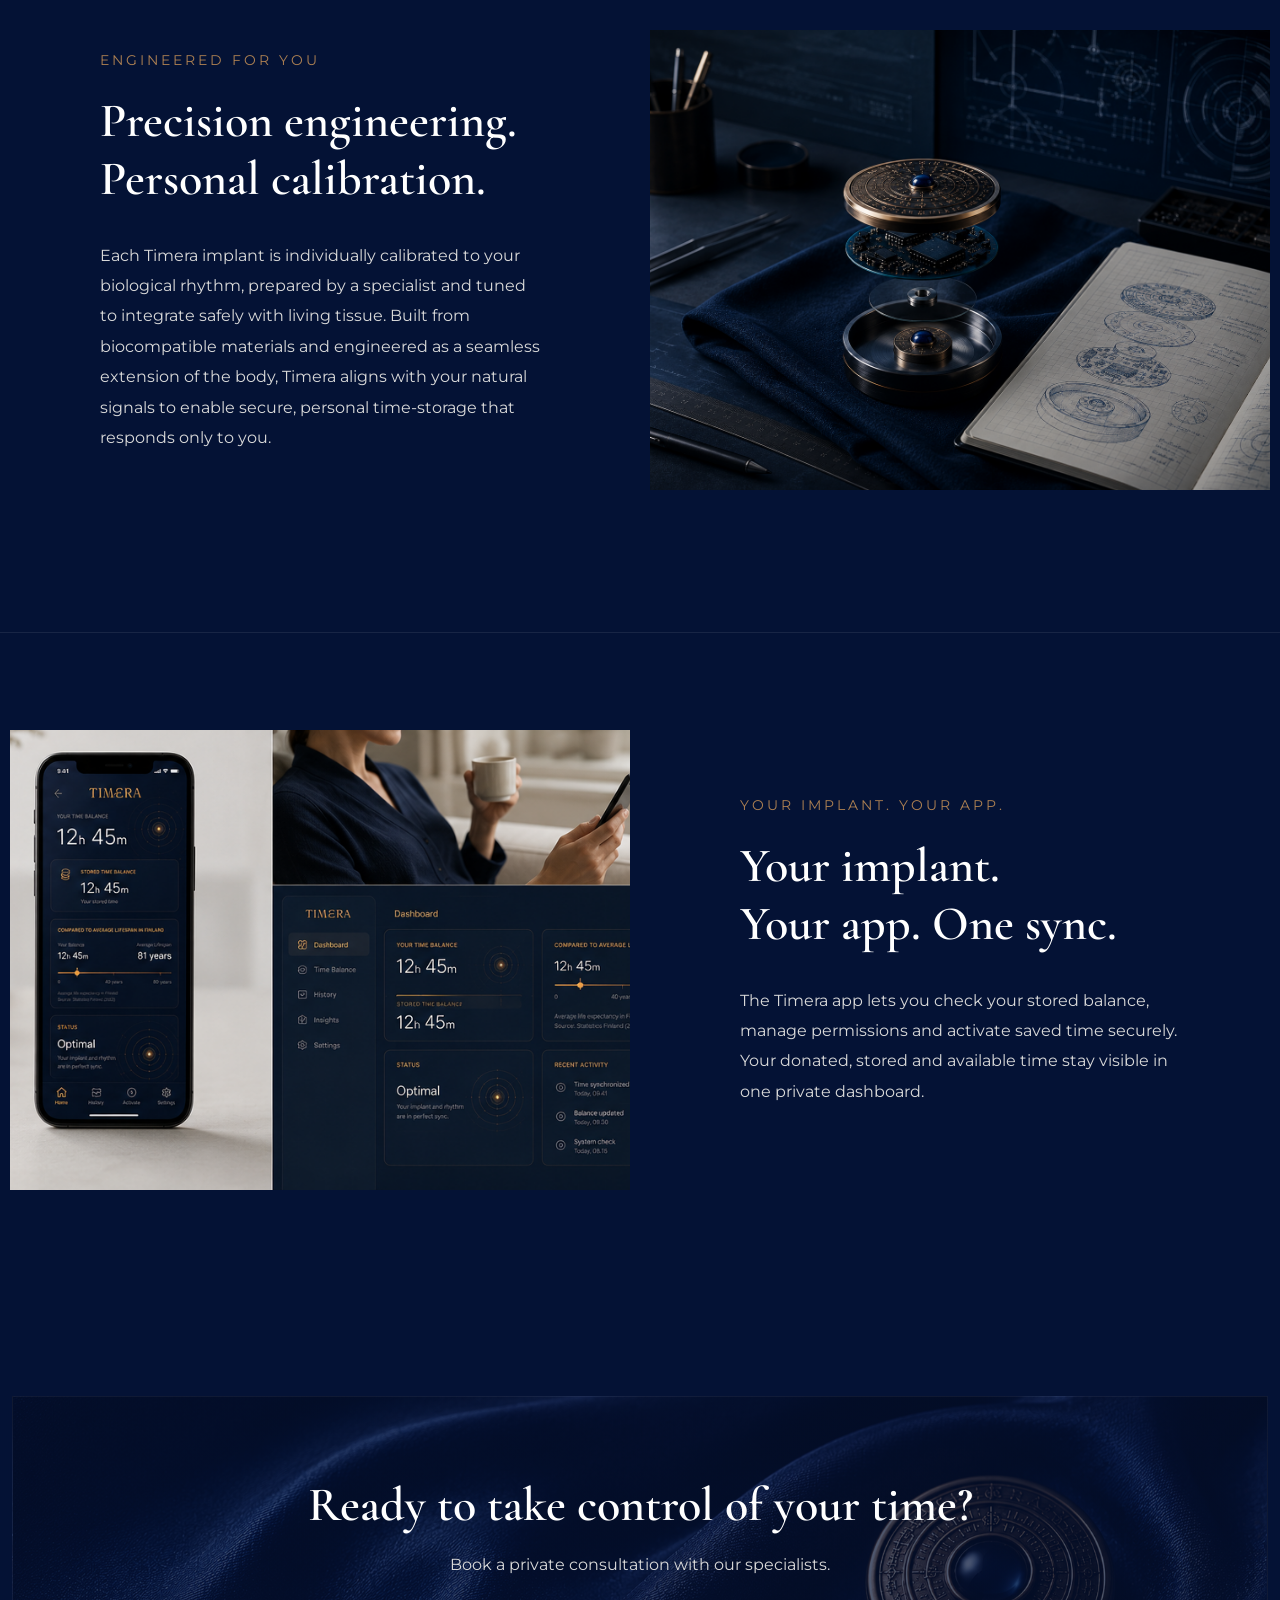
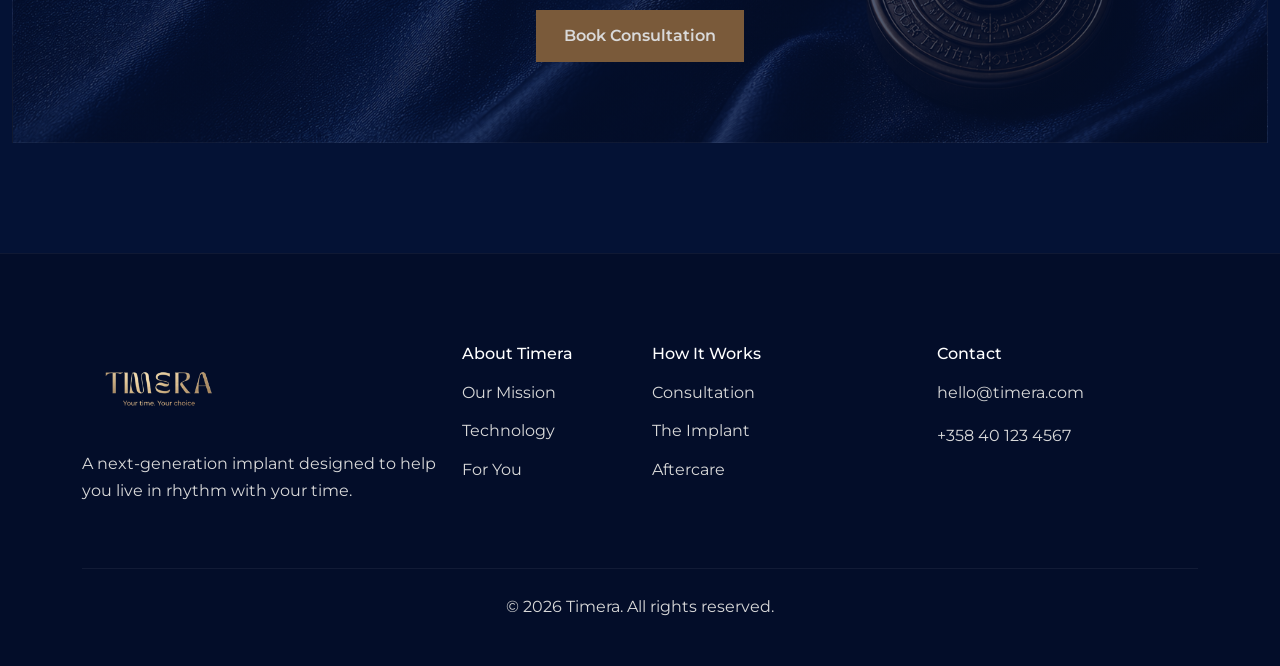
<file: technology.html>
<!DOCTYPE html>
<html lang="en">
<head>
  <meta charset="UTF-8">
  <meta name="viewport" content="width=device-width, initial-scale=1.0">
  <title>Timera | Technology</title>

<!--Bootstrap CSS CDN links tarvitsen tämän jotta bootstrap on sivussa responsiivinen ja layout toimii-->
  <!-- Bootstrap CSS CDN link-->
       <link href="https://cdn.jsdelivr.net/npm/bootstrap@5.3.8/dist/css/bootstrap.min.css" rel="stylesheet" integrity="sha384-sRIl4kxILFvY47J16cr9ZwB07vP4J8+LH7qKQnuqkuIAvNWLzeN8tE5YBujZqJLB" crossorigin="anonymous">

  <!-- Bootstrap Icons: ikonit esim. shield, phone, person, clock -->
  <link href="https://cdn.jsdelivr.net/npm/bootstrap-icons@1.11.3/font/bootstrap-icons.css" rel="stylesheet">

  <!-- Google Fonts -->
  <link href="https://fonts.googleapis.com/css2?family=Cormorant+Garamond:wght@500;600;700&family=Montserrat:wght@300;400;500;600&display=swap" rel="stylesheet">

  <!-- Custom CSS Tämä on external, css:llä on oma kansio-->
  <link rel="stylesheet" href="style.css">
</head>

<body>

  <!-- NAVBAR -->
  <!--navbar, collapse, toggler -->
  <nav class="navbar navbar-expand-lg navbar-dark custom-navbar">
    <div class="container">
      <a class="navbar-brand" href="index.html">
        <img src="images/timera-logo.png" alt="Timera logo" class="logo-img">
      </a>

        <button class="navbar-toggler" type="button" data-bs-toggle="collapse"
        data-bs-target="#navbarMenu" aria-controls="navbarMenu"
        aria-expanded="false" aria-label="Toggle navigation">
    <span class="navbar-toggler-icon"></span>
</button>


      <div class="collapse navbar-collapse" id="navbarMenu">
        <ul class="navbar-nav ms-auto align-items-lg-center">
          <li class="nav-item"><a class="nav-link" href="index.html">Home</a></li>
          <li class="nav-item"><a  class="nav-link active" href="technology.html">Technology</a></li>
          <li class="nav-item"><a class="nav-link" href="gallery.html">Gallery</a></li>
          <li class="nav-item"><a class="nav-link" href="consultation.html">Consultation</a></li>
          <li class="nav-item ms-lg-3">
            <a class="btn btn-gold" href="consultation.html">Book Consultation</a>
          </li>
        </ul>
      </div>
    </div>
  </nav>

  <!-- HERO -->
  <!-- Bootstrap: container-fluid tekee osion leveäksi, row + col-lg-6 jakaa kahteen kolumniin -->
  <header class="tech-hero">
    <div class="tech-hero-overlay"></div>

    <div class="container">
      <div class="row align-items-center">
        <div class="col-lg-6">
          <div class="tech-hero-text">
            <p class="eyebrow">Advanced Biocompatible Engineering</p>
            <h1>The Technology Behind Timera</h1>
            <p>
              Individually calibrated to your biological rhythm, Timera is engineered to integrate safely
               with living tissue and function as a seamless extension of your body.
            </p>
            <a href="consultation.html" class="btn btn-gold mt-3">Book Consultation</a>
          </div>
        </div>
      </div>
    </div>
  </header>

  <!-- WHAT IS TIMERA -->
  <!-- container-fluid p-0 + row g-0 antaa modernin edge-to-edge split layout tyylin -->
  <section class="tech-split-section border-section">
    <div class="container-fluid p-0">
      <div class="row g-0 align-items-center">

        <!-- col-lg-6 = 50/50 layout desktopissä -->
        <div class="col-lg-6">
          <div class="tech-text-panel">
            <p class="eyebrow">What is Timera</p>
            <h2>More time.More life.More you.</h2>
            <p>
              Timera is an biocompatible implant where magic and technology meet.
              It lets you store time during moments when you need it the least, and activate
              that saved time when you need it the most.
            </p>

            <p>
            It works like a personal time‑reserve that you control.
            The implant recognizes only its owner and protects stored time until you decide to use it.
            </p>
          
          </div>
        </div>

        <div class="col-lg-6">
          <img src="images/Timeraimplantandproduct.png" alt="Timera and person wearing it">
        
        </div>

        

      </div>
    </div>
  </section>

  <!-- HOW TIMERA WORKS -->
  <!-- container pitää sisällön siististi keskellä, row + col-md luo viisi responsiivista step-korttia -->
  <section class="tech-padding-section border-section text-center">
    <div class="container">
      <p class="eyebrow">How Timera Works</p>
      <h2>Simple. Secure. Seamless.</h2>
      <div class="title-line"></div>

      <div class="row g-5 mt-5">

        <div class="col-md">
          <div class="process-step">
            <div class="step-icon"><i class="bi bi-person-lines-fill"></i></div>
            <span>01</span>
            <h5>Consultation</h5>
            <p>A specialist evaluates your lifestyle and needs.</p>
          </div>
        </div>

        <div class="col-md">
          <div class="process-step">
            <div class="step-icon"><i class="bi bi-sliders"></i></div>
            <span>02</span>
            <h5>Calibration</h5>
            <p>Timera learns your personal rhythm.</p>
          </div>
        </div>

        <div class="col-md">
          <div class="process-step">
            <div class="step-icon"><i class="bi bi-crosshair"></i></div>
            <span>03</span>
            <h5>Placement</h5>
            <p>The implant is placed on the chest or inner wrist.</p>
          </div>
        </div>

        <div class="col-md">
          <div class="process-step">
            <div class="step-icon"><i class="bi bi-phone"></i></div>
            <span>04</span>
            <h5>Activation</h5>
            <p>Timera connects securely to your app.</p>
          </div>
        </div>

        <div class="col-md">
          <div class="process-step">
            <div class="step-icon"><i class="bi bi-clock"></i></div>
            <span>05</span>
            <h5>Daily Use</h5>
            <p>Store unused time and access it when needed.</p>
          </div>
        </div>

      </div>
    </div>
  </section>

  <!-- AVATAR FIXED BACKGROUND -->
  <!-- container + row + col-lg-6, taustakuva kehitetty CSS:llä fixed backgroundiksi -->
  <section class="tech-avatar-fixed">
    <div class="avatar-overlay"></div>

    <div class="container">
      <div class="row align-items-center min-vh-50">
        <div class="col-lg-6">
          <div class="avatar-content">
            <p class="eyebrow">Where it goes</p>
            <h2>Discreet.<br>Secure. Yours.</h2>
            <p>
              Timera can be placed on the inner wrist or close to the heart area,
              depending on your needs, comfort and daily use.
            </p>
            <p>
              Every placement is guided by a specialist to ensure secure connection,
              comfort and personal calibration.
            </p>
            <a href="consultation.html" class="btn btn-gold mt-3">Book Consultation</a>
          </div>
        </div>
      </div>
    </div>
  </section>

  <!-- ENGINEERING BEHIND IT -->
  <!-- row + col-lg-6 split layout, g-0 poistaa ylimääräisen gapin ja oma CSS lisää paddingin -->
  <section class="tech-split-section border-section">
    <div class="container-fluid p-0">
      <div class="row g-0 align-items-center">

        <div class="col-lg-6">
          <div class="tech-text-panel">
            <p class="eyebrow">Engineered for you</p>
            <h2>Precision engineering.<br>Personal calibration.</h2>
            <p>
              Each Timera implant is individually calibrated to your biological rhythm, prepared by a specialist
              and tuned to integrate safely with living tissue. 
              Built from biocompatible materials and engineered as a seamless extension of the body,
              Timera aligns with your natural signals to enable secure, personal time‑storage that responds only to you.
            </p>
          </div>
        </div>

        <div class="col-lg-6">
          <img src="images/Technologyheroimage.png" alt="Timera calibration process" class="tech-split-img">
        </div>

      </div>
    </div>
  </section>

  <!-- YOUR IMPLANT YOUR APP -->
  <section class="tech-split-section border-section">
    <div class="container-fluid p-0">
      <div class="row g-0 align-items-center">

        <div class="col-lg-6 order-2 order-lg-1">
          <img src="images/gallery19.png" alt="Timera app interface" class="tech-split-img app-img-position">
        </div>

        <div class="col-lg-6 order-1 order-lg-2">
          <div class="tech-text-panel">
            <p class="eyebrow">Your implant. Your app.</p>
            <h2>Your implant.<br>Your app. One sync.</h2>
            <p>
              The Timera app lets you check your stored balance, manage permissions
              and activate saved time securely. Your donated, stored and available time stay visible in one private dashboard.
            </p>
          </div>
        </div>

      </div>
    </div>
  </section>

  <!-- CTA -->
  <!-- container pitää CTA:n hallitun levyisenä, text-center keskittää tekstin -->
  <section class="tech-padding-section">
    <div class="container-fluid">
      <div class="cta-box text-center">
        <h2>Ready to take control of your time?</h2>
        <p>Book a private consultation with our specialists.</p>
        <a href="consultation.html" class="btn btn-gold">Book Consultation</a>
      </div>
    </div>
  </section>

  <!-- FOOTER -->
  <!-- <footer class="footer"> - container - row - column - bottom -->
  <footer class="footer">
    <div class="container">
      <div class="row gy-4">

        <div class="col-md-4">
          <img src="images/timera-logo.png" alt="Timera logo" class="footer-logo">
          <p class="mt-3">
            A next-generation implant designed to help you live in rhythm with your time.
          </p>
        </div>

     
      <div class="col-md-2">
        <h6>About Timera</h6>
        <a href="index.html">Our Mission</a>
        <a href="technology.html">Technology</a>
        <a href="consultation.html">For You</a>
      </div>

      <div class="col-md-3">
        <h6>How It Works</h6>
        <a href="consultation.html">Consultation</a>
        <a href="technology.html">The Implant</a>
        <a href="technology.html">Aftercare</a>
      </div>

        <div class="col-md-3">
          <h6>Contact</h6>
          <p>hello@timera.com</p>
          <p>+358 40 123 4567</p>
        </div>

      </div>

      <div class="footer-bottom">
        <p>© 2026 Timera. All rights reserved.</p>
      </div>
    </div>
  </footer>

  <!-- Bootstrap JS: tarvitaan mobile navbarin toimintaan -->   
  <script src="https://cdn.jsdelivr.net/npm/bootstrap@5.3.8/dist/js/bootstrap.bundle.min.js" integrity="sha384-FKyoEForCGlyvwx9Hj09JcYn3nv7wiPVlz7YYwJrWVcXK/BmnVDxM+D2scQbITxI" crossorigin="anonymous"></script>

</body>
</html>
</file>
<file: style.css>
/*ROOT COLORS*/

:root {
  --navy: #081d58;
  --navy-dark: #041235;
  --gold: #7A5A3A;
  --gold-light: #c8a46b;
  --text-light: #d9d9d9;
  --creme: #AD8052;

  --border: rgba(255,255,255,0.08);
}

/*GLOBAL*/

* {
  margin: 0;
  padding: 0;
  box-sizing: border-box;
}

body {
  background-color: var(--navy-dark);
  color: white;
  font-family: 'Montserrat', sans-serif;
  overflow-x: hidden;
  line-height: 1.7;
}

img {
  max-width: 100%;
  display: block;
}

a {
  text-decoration: none;
}

/*TYPOGRAPHY*/

h1,
h2,
h3,
h4,
h5,
.brand-logo {
  font-family: 'Cormorant Garamond', serif;
  font-weight: 600;
}

h1 {
  font-size: 4rem;
  line-height: 1.05;
  margin-bottom: 1.5rem;
}

h2 {
  font-size: 3rem;
  margin-bottom: 1rem;
}

p {
  color: var(--text-light);
}

.eyebrow {
  color: var(--creme);
  text-transform: uppercase;
  letter-spacing: 3px;
  font-size: 0.85rem;
  margin-bottom: 1rem;
}

/*NAVBAR*/

.custom-navbar {
  background: rgba(4, 18, 53, 0.75);
  backdrop-filter: blur(10px);
  padding: 1rem 0;
  border-bottom: 1px solid rgba(255,255,255,0.05);
}

.navbar-brand {
  display: flex;
  flex-direction: column;
}

.logo-img {
  height: 90px;
  width: auto;
}

.brand-logo {
  display: block;
  color: var(--gold);
  font-size: 2.2rem;
  line-height: 1;
}

.brand-tagline {
  font-size: 0.7rem;
  color: var(--gold-light);
  letter-spacing: 1px;
}

.nav-link {
  color: white !important;
  margin-left: 1rem;
  transition: 0.3s;
}

.nav-link:hover,
.nav-link.active {
  color: var(--gold) !important;
}

/*BUTTON*/

.btn-gold {
  background-color: var(--gold);
  color: var(--text-light);
  padding: 0.8rem 1.7rem;
  border-radius: 0; /* suorakulmainen */
  font-weight: 600;
  transition: 0.3s;
  border: 1px solid var(--gold);
}

.btn-gold:hover {
  background-color: transparent;
  color: var(--gold);
  border: 1px solid var(--gold);
  transform: translateY(-2px);
}

/*SHARED HERO*/

.hero,
.tech-hero,
.gallery-hero {
  position: relative;
  min-height: 90vh;
  background-size: cover;
  background-position: center;
  display: flex;
  align-items: center;
}

.hero,
.hero-home {
  background:
    linear-gradient(rgba(4,18,53,0.5), rgba(4,18,53,0.8)),
    url("images/imageshero-bg.png");
  background-size: cover;
  background-position: center;
}

.tech-hero,
.hero-tech {
  background:
    linear-gradient(rgba(4,18,53,0.5), rgba(4,18,53,0.8)),
    url("images/Technologyheroimage.png");
  background-size: cover;
  background-position: center;
}

.gallery-hero,
.hero-gallery,
.hero--small {
  background:
    linear-gradient(rgba(4,18,53,0.5), rgba(4,18,53,0.8)),
    url("images/Timeragallery.png");
  background-size: cover;
  background-position: center;
}

.hero-overlay {
  position: absolute;
  inset: 0;
}

.hero-text-box,
.tech-hero-text {
  position: relative;
  z-index: 2;
  max-width: 620px;
}

.hero p,
.tech-hero-text p {
  max-width: 520px;
}

/*GENERAL SECTION*/

.section-padding {
  padding-top: 1px;
  padding-bottom: 110px;
}

.border-section {
  border-top: 1px solid var(--border);
}

.title-line {
  width: 70px;
  height: 2px;
  background-color: var(--gold);
  margin: 1rem auto 0;
}

/*HOW IT WORKS*/

.step-card,
.process-step {
  padding: 2rem 1rem;
  height: 100%;
}

.step-icon {
  width: 90px;
  height: 90px;
  border: 1px solid rgba(255,255,255,0.1);
  border-radius: 50%;
  display: flex;
  justify-content: center;
  align-items: center;
  margin: auto auto 1.5rem;
  font-size: 2rem;
  color: var(--creme);
  transition: 0.3s;
}

.step-card:hover .step-icon {
  border-color: var(--gold);
  transform: translateY(-4px);
}

.step-card h5,
.process-step h5 {
  margin-bottom: 1rem;
}

.process-step span {
  display: block;
  color: var(--creme);
  font-family: 'Cormorant Garamond', serif;
  font-size: 2rem;
  margin-top: 1rem;
  margin-bottom: 0.5rem;
}

.process-step p {
  max-width: 190px;
  margin: auto;
  font-size: 0.88rem;
}

/*PERSONAL SECTION*/

.personal-section {
  background:
    linear-gradient(rgba(4,18,53,0.7), rgba(4,18,53,0.7));
}

/* Kuvan wrapper */
.personal-image-wrapper {
  position: relative;
  overflow: hidden;
  height: 520px;
}

/* Kuvan skaalaus */
.personal-image {
  width: 100%;
  height: 100%;
  object-fit: cover;
}

/* Kuvan shadow */
.image-shadow {
  box-shadow: 0 20px 40px rgba(0,0,0,0.4);
}

/* Kuvat lähemmäs reunoja */
.personal-section > .container {
  max-width: 100%;
  padding-left: 10px;
  padding-right: 10px;
}

.personal-section .row {
  margin-left: 0;
  margin-right: 0;
}

.personal-section .col-lg-6 {
  padding-left: 10px;
  padding-right: 10px;
}

/* Iconit */
.mini-icon {
  width: 90px;
  height: 90px;
  border-radius: 50%;
  border: 1px solid rgba(255,255,255,0.12);
  display: flex;
  align-items: center;
  justify-content: center;
  margin-bottom: 1.5rem;
  color: var(--gold-light);
  font-size: 1.5rem;
}

.mini-icon:hover {
  border-color: var(--gold);
}

/* INCLUDED SECTION */

.included-card {
  padding: 2rem 1rem;
  height: 100%;
}

.included-card i {
  font-size: 2rem;
  color: var(--creme);
  margin-bottom: 1rem;
}

.included-card h5 {
  margin-bottom: 1rem;
}

/* TECHNOLOGY PAGE */

.tech-padding-section {
  padding-top: 110px;
  padding-bottom: 110px;
}

.tech-split-section {
  padding-top: 90px;
  padding-bottom: 90px;
  border-top: 1px solid rgba(255,255,255,0.08);
}

.tech-split-section .container-fluid {
  padding-left: 0 !important;
  padding-right: 0 !important;
}

.tech-split-section .col-lg-6 {
  padding-left: 10px;
  padding-right: 10px;
}
.tech-text-panel {
  max-width: 720px;
  padding: 70px 7vw;
}

.tech-text-panel h2 {
  margin-bottom: 2rem;
}

.tech-text-panel p {
  line-height: 1.9;
  margin-bottom: 1.2rem;
}

.tech-split-img {
  width: 100%;
  height: 460px;
  object-fit: cover;
  object-position: center;
  display: block;
}

.tech-avatar-fixed {
  min-height: 480px;
  padding: 100px 0;
  background:
    linear-gradient(rgba(4,18,53,0.55), rgba(4,18,53,0.75)),
    url("images/gallery10.png");
  background-size: cover;
  background-position: center;
  background-attachment: fixed;
  display: flex;
  align-items: center;
  border-top: 1px solid rgba(255,255,255,0.08);
  border-bottom: 1px solid rgba(255,255,255,0.08);
}

.avatar-content {
  max-width: 560px;
  position: relative;
  z-index: 2;
}

.avatar-content p {
  line-height: 1.9;
}

/* GALLERY PAG */

.gallery-hero + .section-padding,
.hero--small + .section-padding,
.hero-gallery + .section-padding {
  padding-top: 110px;
}

.gallery-img {
  width: 100%;
  height: 280px;
  object-fit: cover;
  object-position: center;
  border-radius: 0;
  display: block;
}

section .col-12.col-md-3 {
  display: flex;
}

section .col-12.col-md-3 .gallery-img {
  height: 280px;
}

/* CTA */

.cta-banner {
  padding: 110px 0;
}

.cta-box {
  background:
    linear-gradient(rgba(4,18,53,0.7), rgba(4,18,53,0.7)),
    url("images/timera-cta.png");
  background-size: cover;
  background-position: center;
  border-radius: 0;
  padding: 5rem 2rem;
  border: 1px solid rgba(255,255,255,0.05);
}

.cta-box h2 {
  margin-bottom: 1rem;
}

.cta-box p {
  margin-bottom: 2rem;
}

.cta-icon {
  color: var(--creme);
  font-size: 2rem;
  margin-bottom: 1rem;
  display: inline-block;
}

/* CONSULTATION PAGE */

.consultation-section,
.consultation-hero {
  min-height: 100vh;
  padding: 90px 24px;
  background:
    linear-gradient(rgba(4,18,53,0.35), rgba(4,18,53,0.75)),
    url("images/contactformhero.png");
  background-size: cover;
  background-position: center;
  display: flex;
  align-items: center;
}

.consultation-section .container-fluid,
.consultation-hero .container-fluid {
  padding-left: 0;
  padding-right: 0;
}

.consultation-section .row,
.consultation-hero .row {
  align-items: center;
}

.consultation-card {
  width: 100%;
  max-width: 620px;
  margin-left: 4vw;
  margin-right: auto;
  padding: 3rem;
  border: 1px solid rgba(122,90,58,0.65);
  border-radius: 20px;
  background: rgba(4,18,53,0.45);
  backdrop-filter: blur(10px);
}

.consultation-card h1,
.consultation-card h2 {
  text-align: center;
  margin-bottom: 2rem;
}

.consultation-input {
  width: 100%;
  background: rgba(4,18,53,0.35);
  border: 1px solid rgba(122,90,58,0.65);
  color: white;
  padding: 1rem 1.1rem;
  border-radius: 8px;
  font-size: 1rem;
}

.consultation-input::placeholder {
  color: rgba(217,217,217,0.75);
}

.consultation-input:focus {
  background: rgba(4,18,53,0.55);
  color: white;
  border-color: var(--gold-light);
  box-shadow: none;
}

.consultation-textarea {
  min-height: 130px;
  resize: none;
}

.consultation-btn {
  margin-top: 1rem;
  padding: 1rem;
}

.secure-note {
  text-align: center;
  margin-top: 1.5rem;
  font-size: 0.9rem;
}

.secure-note i {
  color: var(--text-light);
  margin-right: 0.5rem;
}

/*FOOTER*/

.footer {
  border-top: 1px solid rgba(255,255,255,0.05);
  padding: 90px 0 30px;
  background-color: #030d29;
}

.footer h6 {
  color: white;
  margin-bottom: 1rem;
}

.footer a {
  display: block;
  color: var(--text-light);
  margin-bottom: 0.7rem;
  transition: 0.3s;
}

.footer a:hover {
  color: var(--gold);
}

.footer-bottom {
  border-top: 1px solid rgba(255,255,255,0.06);
  margin-top: 3rem;
  padding-top: 1.5rem;
  text-align: center;
}

.footer .brand-logo img,
.footer-logo {
  width: 150px;
  height: auto;
  display: block;
}


/* RESPONSIVE */

@media (max-width: 992px) {

  h1 {
    font-size: 3.5rem;
  }

  h2 {
    font-size: 2.4rem;
  }

  .hero,
  .tech-hero,
  .gallery-hero {
    min-height: 75vh;
    text-align: center;
  }

  .hero-text-box,
  .tech-hero-text {
    margin: auto;
  }

  .navbar-collapse {
    margin-top: 1rem;
    background-color: var(--navy-dark);
    padding: 1rem;
    border-radius: 12px;
  }

  .nav-link {
    margin-left: 0;
  }

  .section-padding,
  .tech-padding-section {
    padding-top: 90px;
    padding-bottom: 90px;
  }

  .tech-split-section {
    padding-top: 75px;
    padding-bottom: 75px;
  }

  .tech-text-panel {
    padding: 60px 40px;
    max-width: 100%;
  }

  .tech-split-img {
    height: 380px;
  }

  .tech-avatar-fixed {
    min-height: 420px;
    padding: 80px 0;
    background-attachment: scroll;
  }

  .gallery-img,
  section .col-12.col-md-3 .gallery-img {
    height: 260px;
  }

  .consultation-card {
    max-width: 680px;
    padding: 2.5rem;
  }
}

@media (max-width: 768px) {

  h1 {
    font-size: 2.7rem;
  }

  h2 {
    font-size: 2rem;
  }

  .hero,
  .tech-hero,
  .gallery-hero {
    height: 100vh;
    min-height: 100vh;
    background-size: cover;
    background-repeat: no-repeat;
    background-position: center center;
    padding-top: 140px;
    padding-bottom: 60px;
  }

  .btn-gold {
    width: auto;
    display: inline-block;
  }

  .section-padding,
  .tech-padding-section {
    padding-top: 70px;
    padding-bottom: 70px;
  }

  .tech-split-section {
    padding-top: 60px;
    padding-bottom: 60px;
  }

  .tech-text-panel {
    padding: 45px 24px;
    text-align: left;
  }

  .tech-split-img {
    height: 320px;
  }

  .tech-avatar-fixed {
    min-height: auto;
    padding: 70px 20px;
    text-align: center;
  }

  .avatar-content {
    margin: 0 auto;
  }

  .gallery-hero + .section-padding,
  .hero--small + .section-padding,
  .hero-gallery + .section-padding {
    padding-top: 80px;
  }

  .gallery-img,
  section .col-12.col-md-3 .gallery-img {
    height: 240px;
  }

  .consultation-section,
  .consultation-hero {
    min-height: auto;
    padding: 60px 16px;
  }

  .consultation-section .row,
  .consultation-hero .row {
    justify-content: center;
  }

  .consultation-card {
    max-width: 100%;
    margin: 0 auto;
    padding: 2rem 1.2rem;
    border-radius: 16px;
  }

  .consultation-input {
    padding: 0.95rem 1rem;
    font-size: 1rem;
  }

  .consultation-textarea {
    min-height: 120px;
  }

  .consultation-btn {
    padding: 0.95rem;
  }
}

@media (max-width: 576px) {

  .logo-img {
    height: 70px;
  }

  .hero,
  .tech-hero,
  .gallery-hero {
    min-height: 58vh;
    padding-left: 16px;
    padding-right: 16px;
  }

  .section-padding,
  .tech-padding-section {
    padding-top: 60px;
    padding-bottom: 60px;
  }

  .tech-split-section {
    padding-top: 50px;
    padding-bottom: 50px;
  }

  .tech-text-panel {
    padding: 35px 18px;
  }

  .tech-split-img {
    height: 280px;
  }

  .tech-avatar-fixed {
    padding: 60px 16px;
  }
  .gallery-img,
  section .col-12.col-md-3 .gallery-img {
    height: 220px;
  }

  .consultation-section,
  .consultation-hero {
    padding: 50px 12px;
  }

  .consultation-card {
    padding: 1.7rem 1rem;
  }
}
</file>
